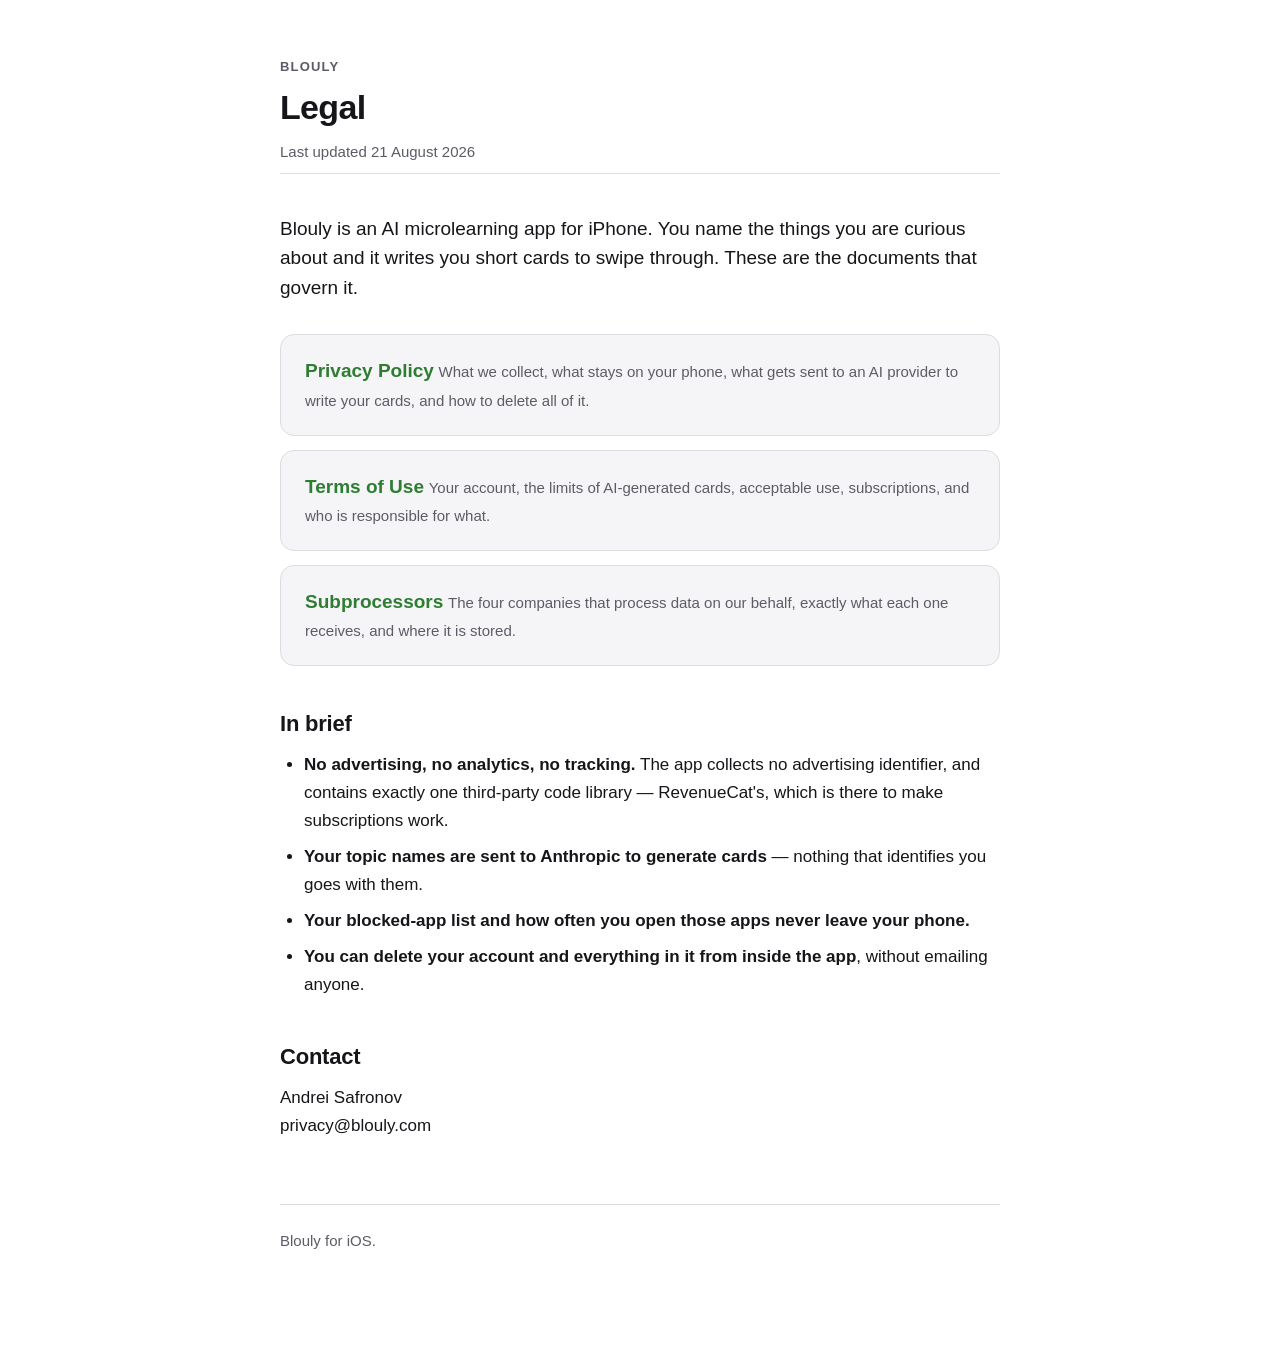
<file: index.html>
<!doctype html>
<html lang="en">
<head>
<meta charset="utf-8">
<meta name="viewport" content="width=device-width, initial-scale=1">
<title>Legal — Blouly</title>
<meta name="description" content="Privacy Policy, Terms of Use and subprocessor list for the Blouly iOS app.">
<link rel="stylesheet" href="style.css">
</head>
<body>

<header>
  <p class="eyebrow">Blouly</p>
  <h1>Legal</h1>
  <p class="meta">Last updated 21 August 2026</p>
</header>

<main>

<p class="lede">Blouly is an AI microlearning app for iPhone. You name the things you are curious
about and it writes you short cards to swipe through. These are the documents that govern it.</p>

<ul class="doc-list">
  <li>
    <a href="privacy.html">
      <span class="title">Privacy Policy</span>
      <span class="desc">What we collect, what stays on your phone, what gets sent to an AI provider
      to write your cards, and how to delete all of it.</span>
    </a>
  </li>
  <li>
    <a href="terms.html">
      <span class="title">Terms of Use</span>
      <span class="desc">Your account, the limits of AI-generated cards, acceptable use,
      subscriptions, and who is responsible for what.</span>
    </a>
  </li>
  <li>
    <a href="subprocessors.html">
      <span class="title">Subprocessors</span>
      <span class="desc">The four companies that process data on our behalf, exactly what each one
      receives, and where it is stored.</span>
    </a>
  </li>
</ul>

<h2>In brief</h2>

<ul>
  <li><strong>No advertising, no analytics, no tracking.</strong> The app collects no advertising
  identifier, and contains exactly one third-party code library — RevenueCat's, which is there to
  make subscriptions work.</li>
  <li><strong>Your topic names are sent to Anthropic to generate cards</strong> — nothing that
  identifies you goes with them.</li>
  <li><strong>Your blocked-app list and how often you open those apps never leave your phone.</strong></li>
  <li><strong>You can delete your account and everything in it from inside the app</strong>, without
  emailing anyone.</li>
</ul>

<h2>Contact</h2>

<p>Andrei Safronov<br>
privacy@blouly.com</p>

</main>

<footer>
  <p>Blouly for iOS.</p>
</footer>

</body>
</html>
</file>
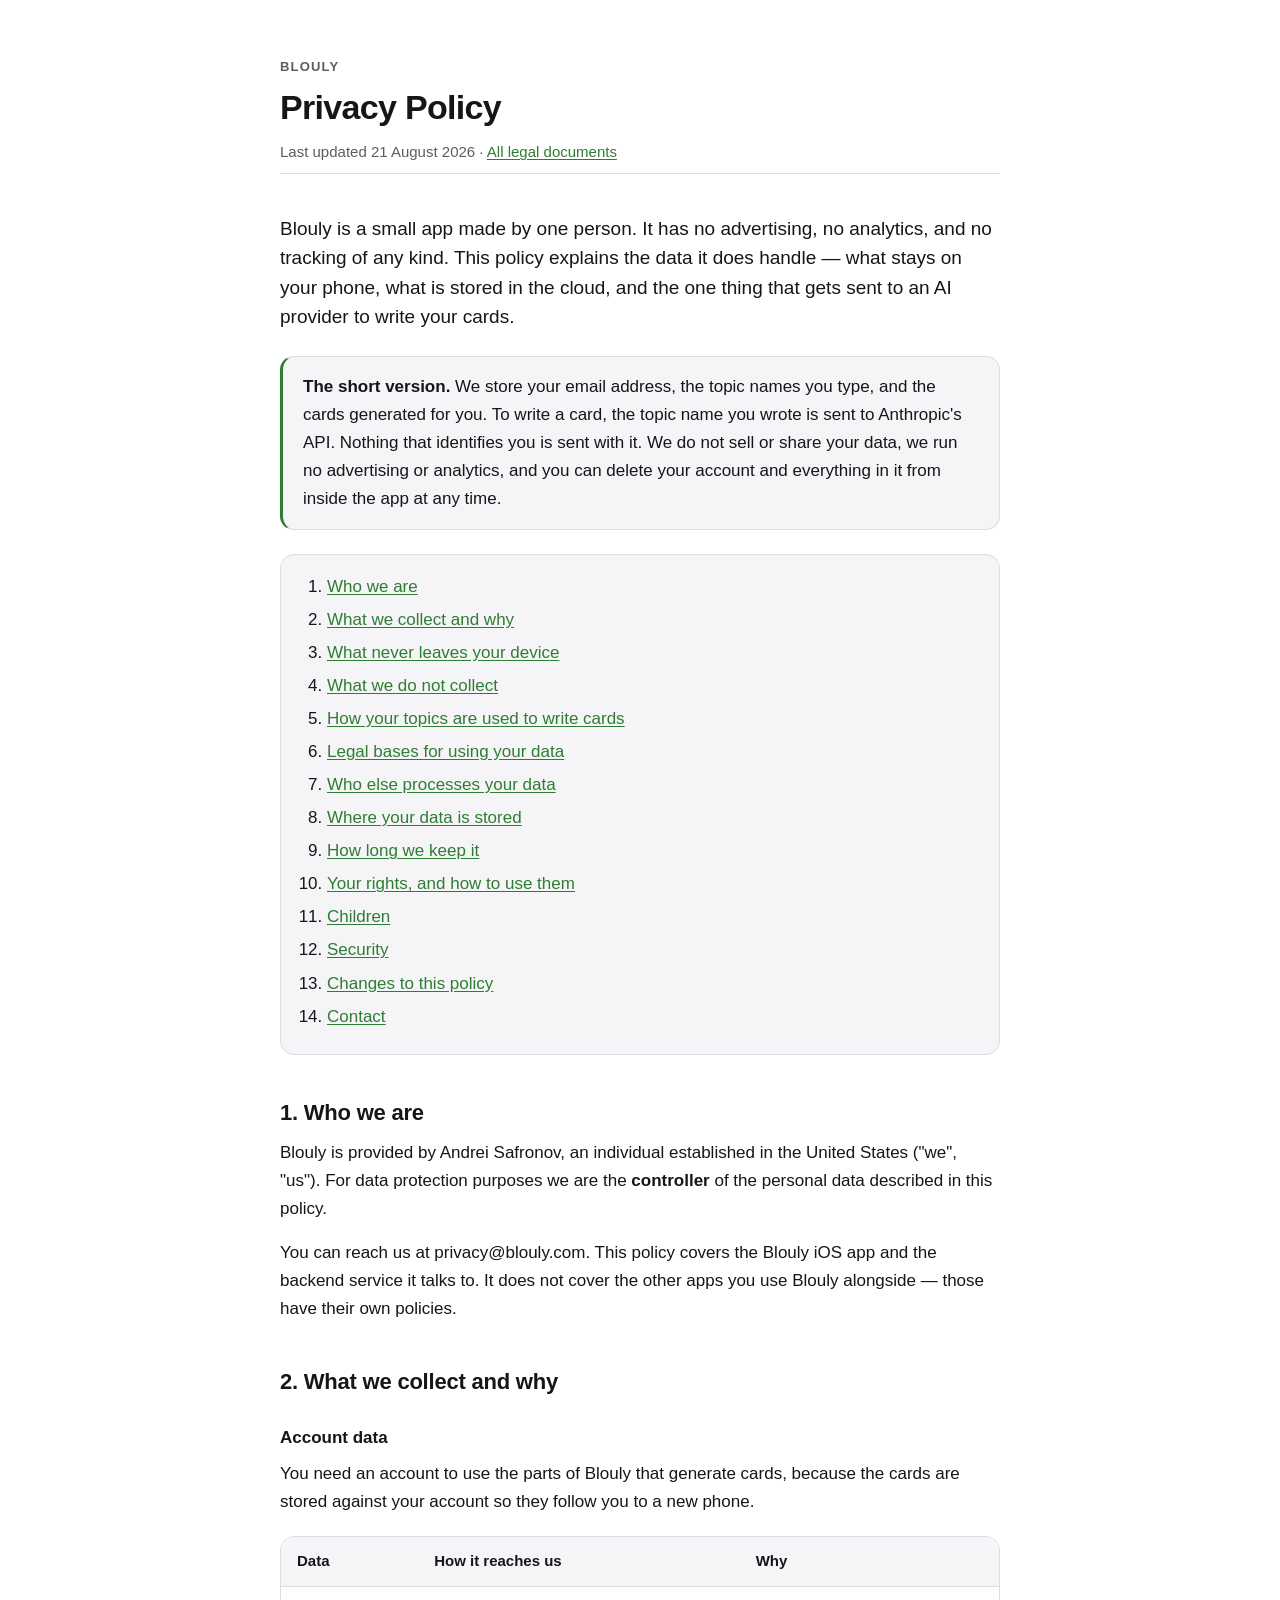
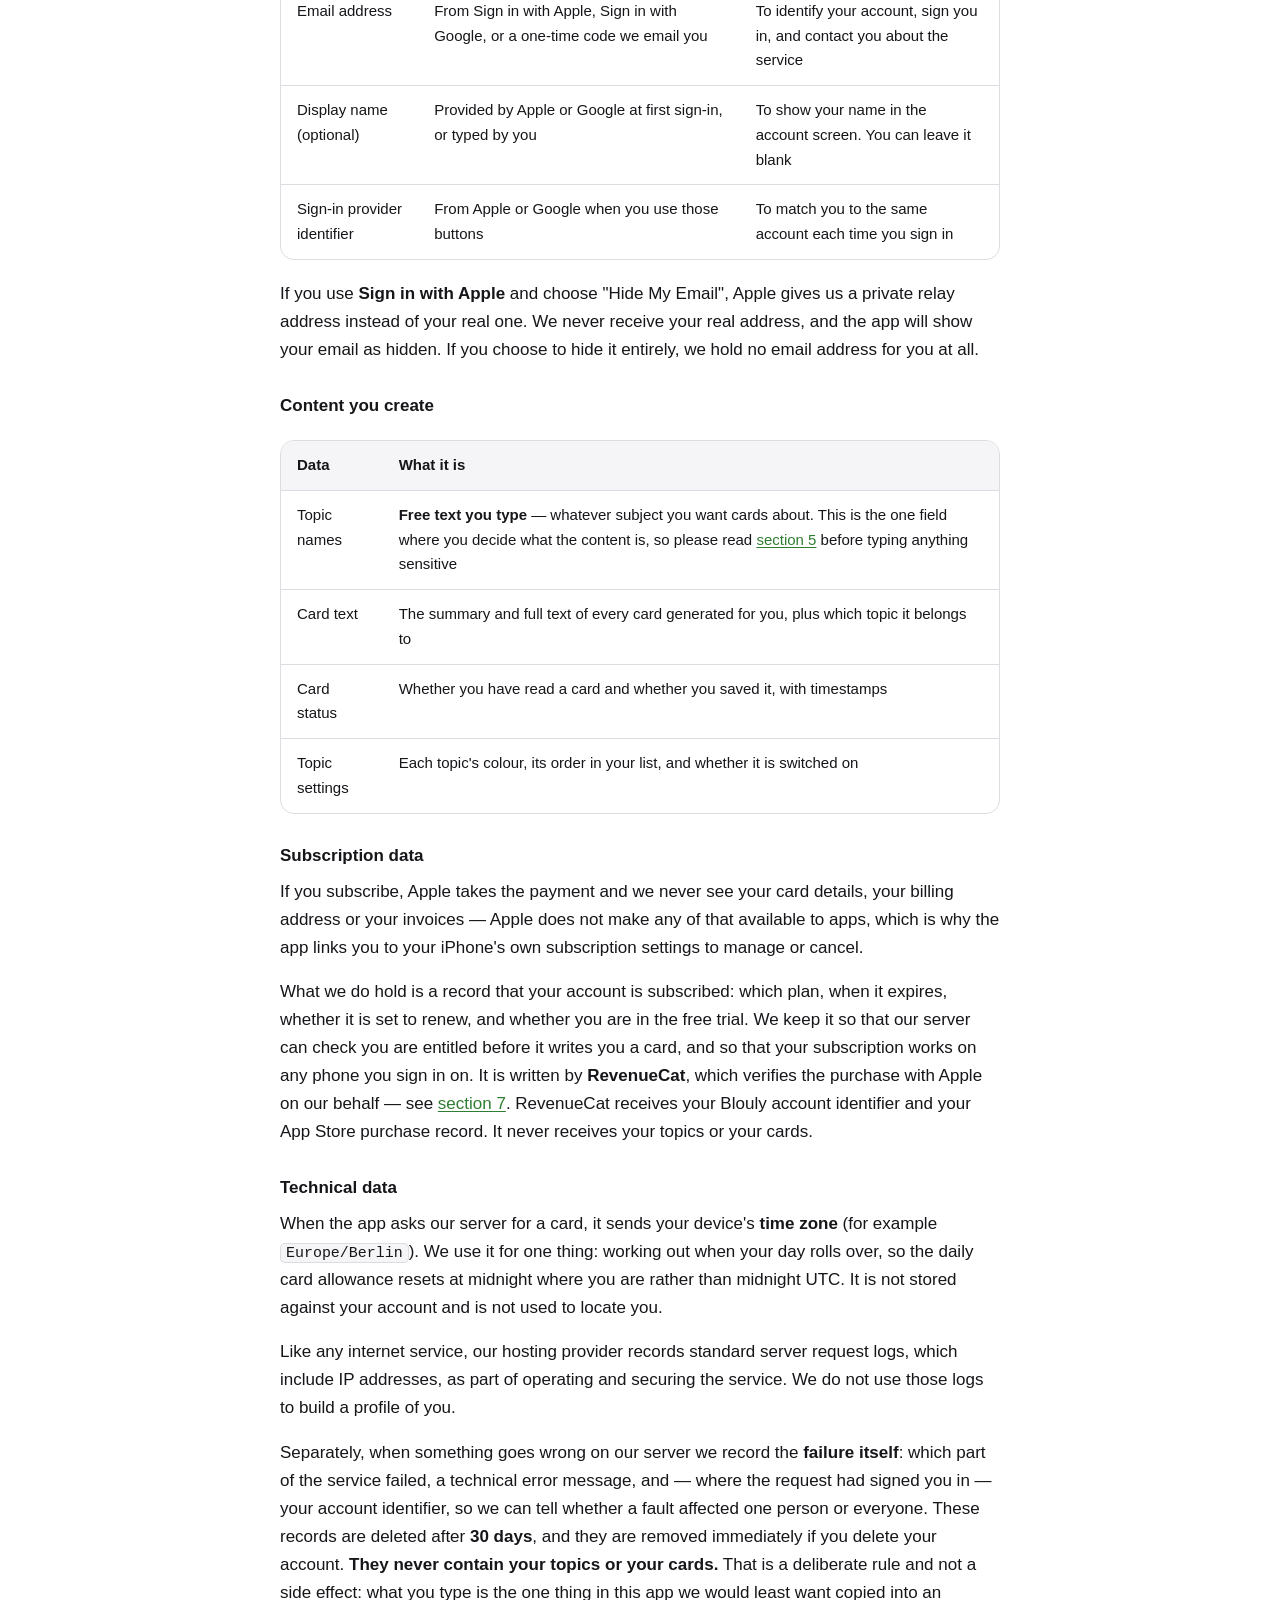
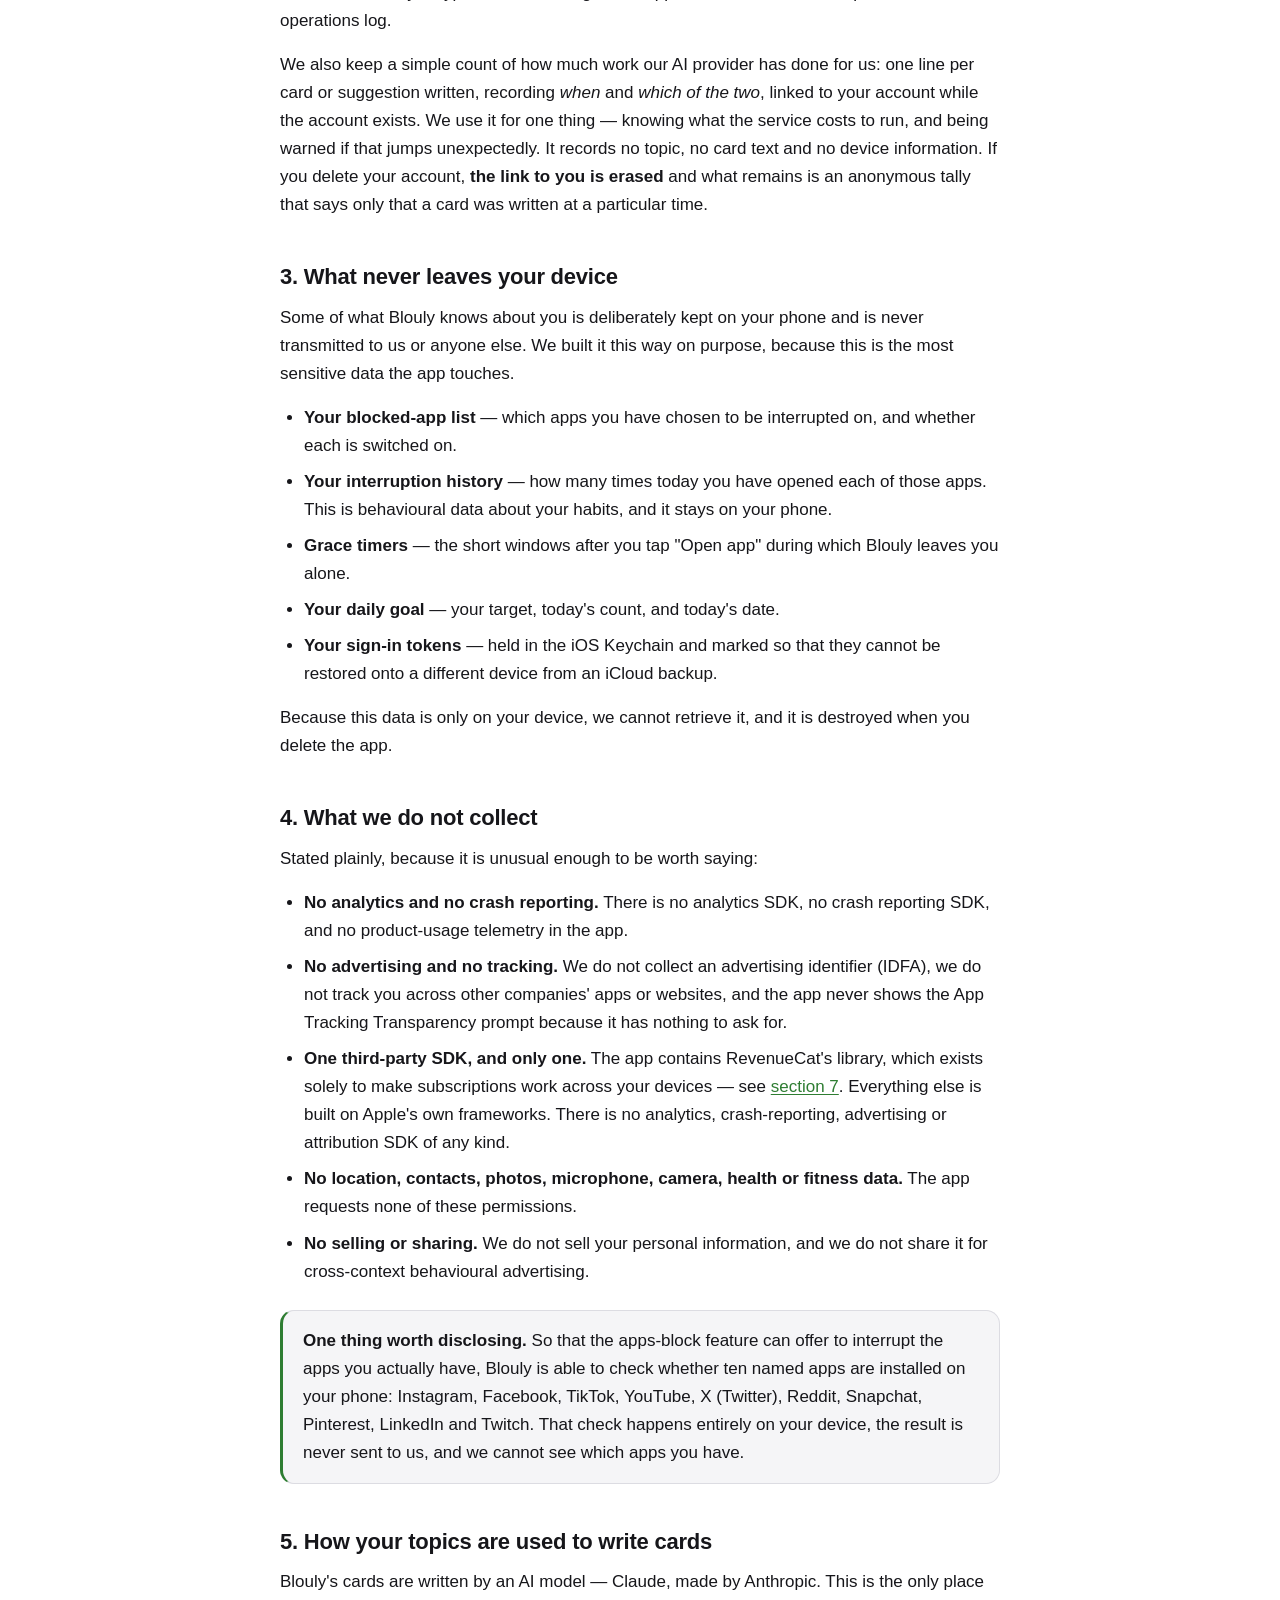
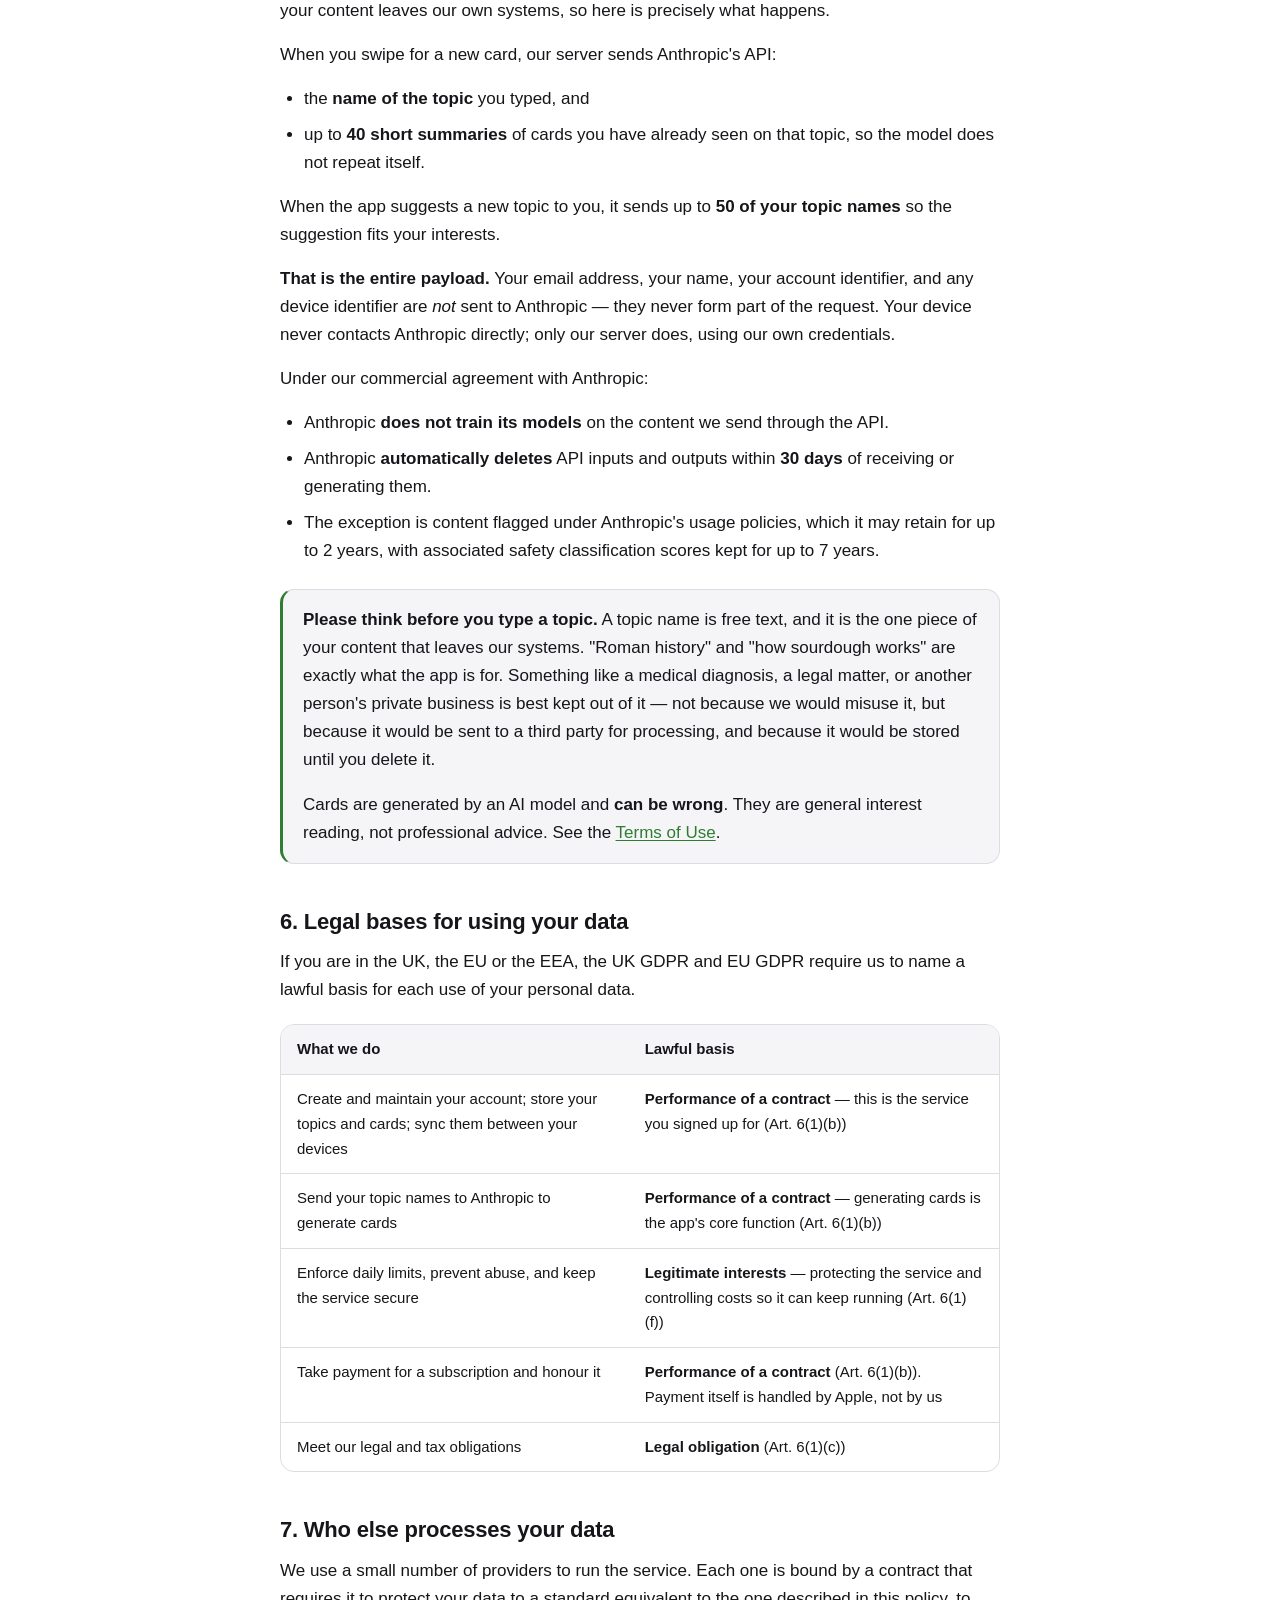
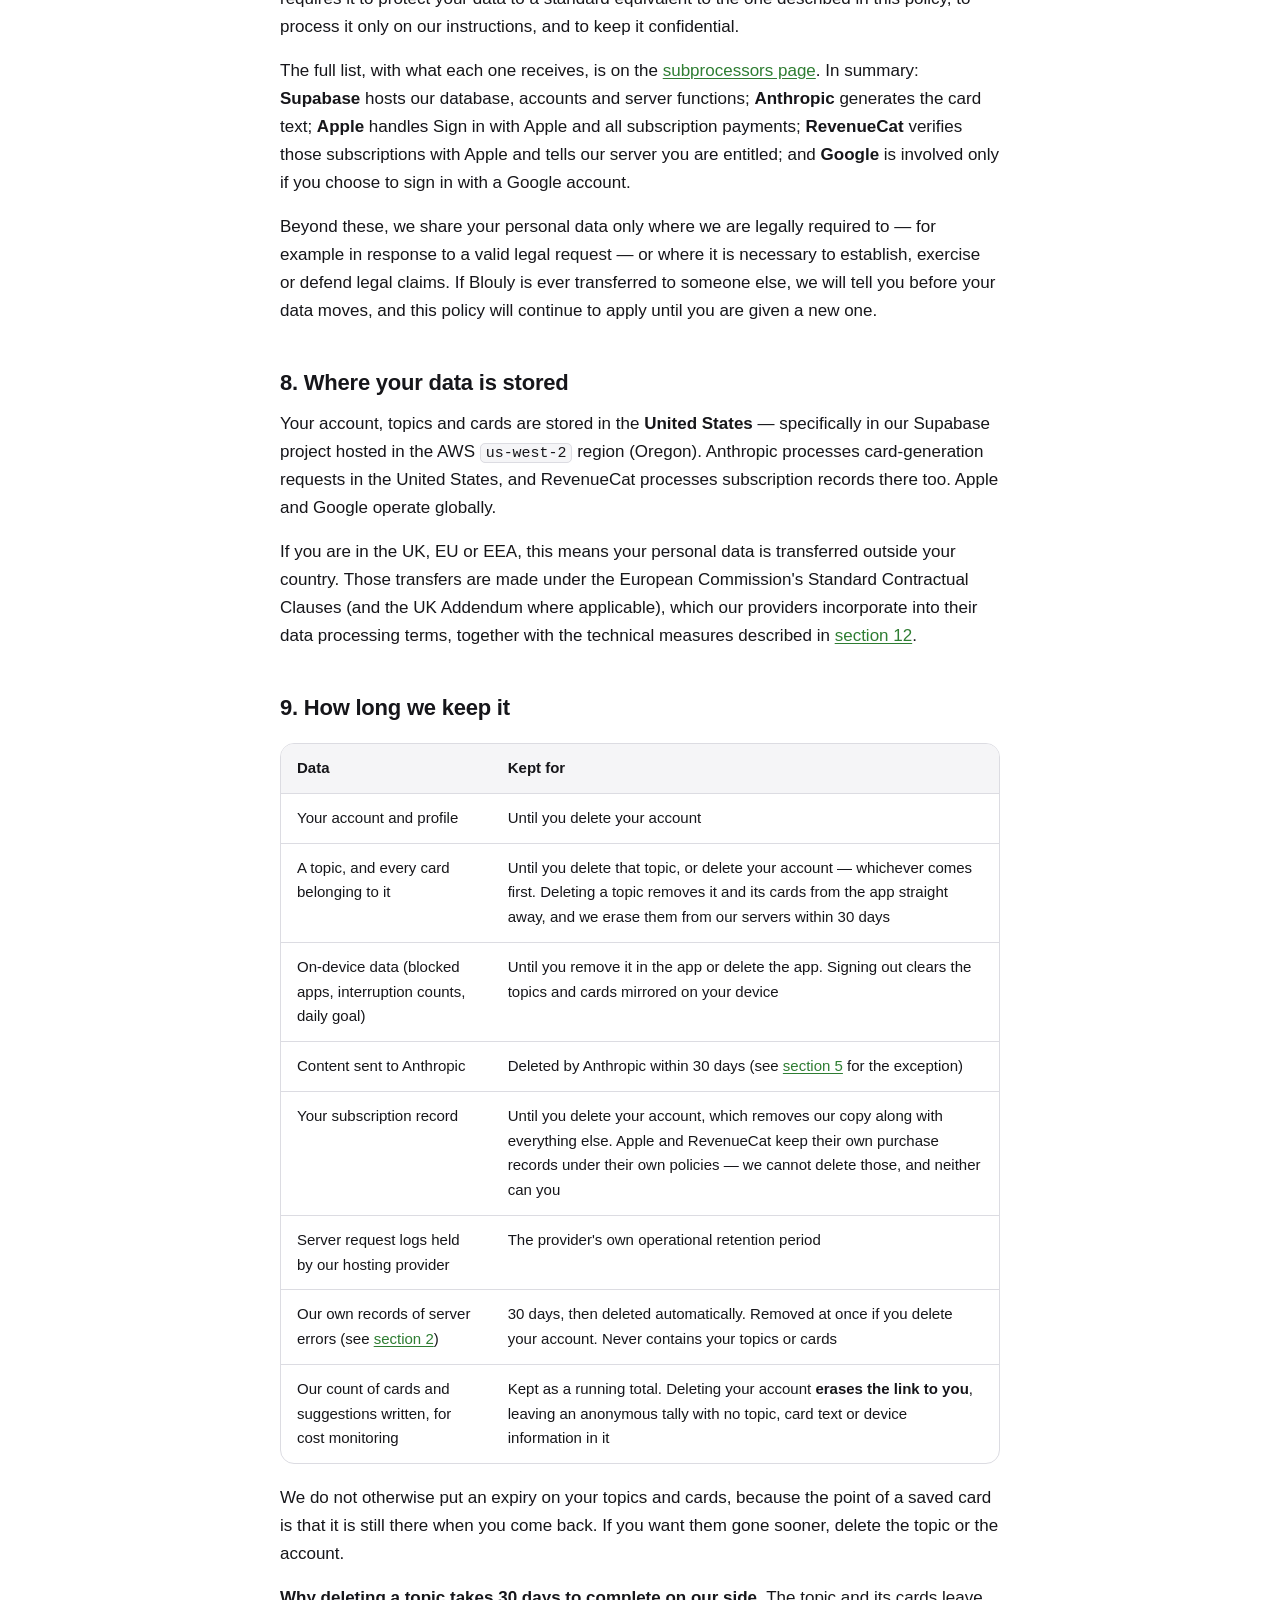
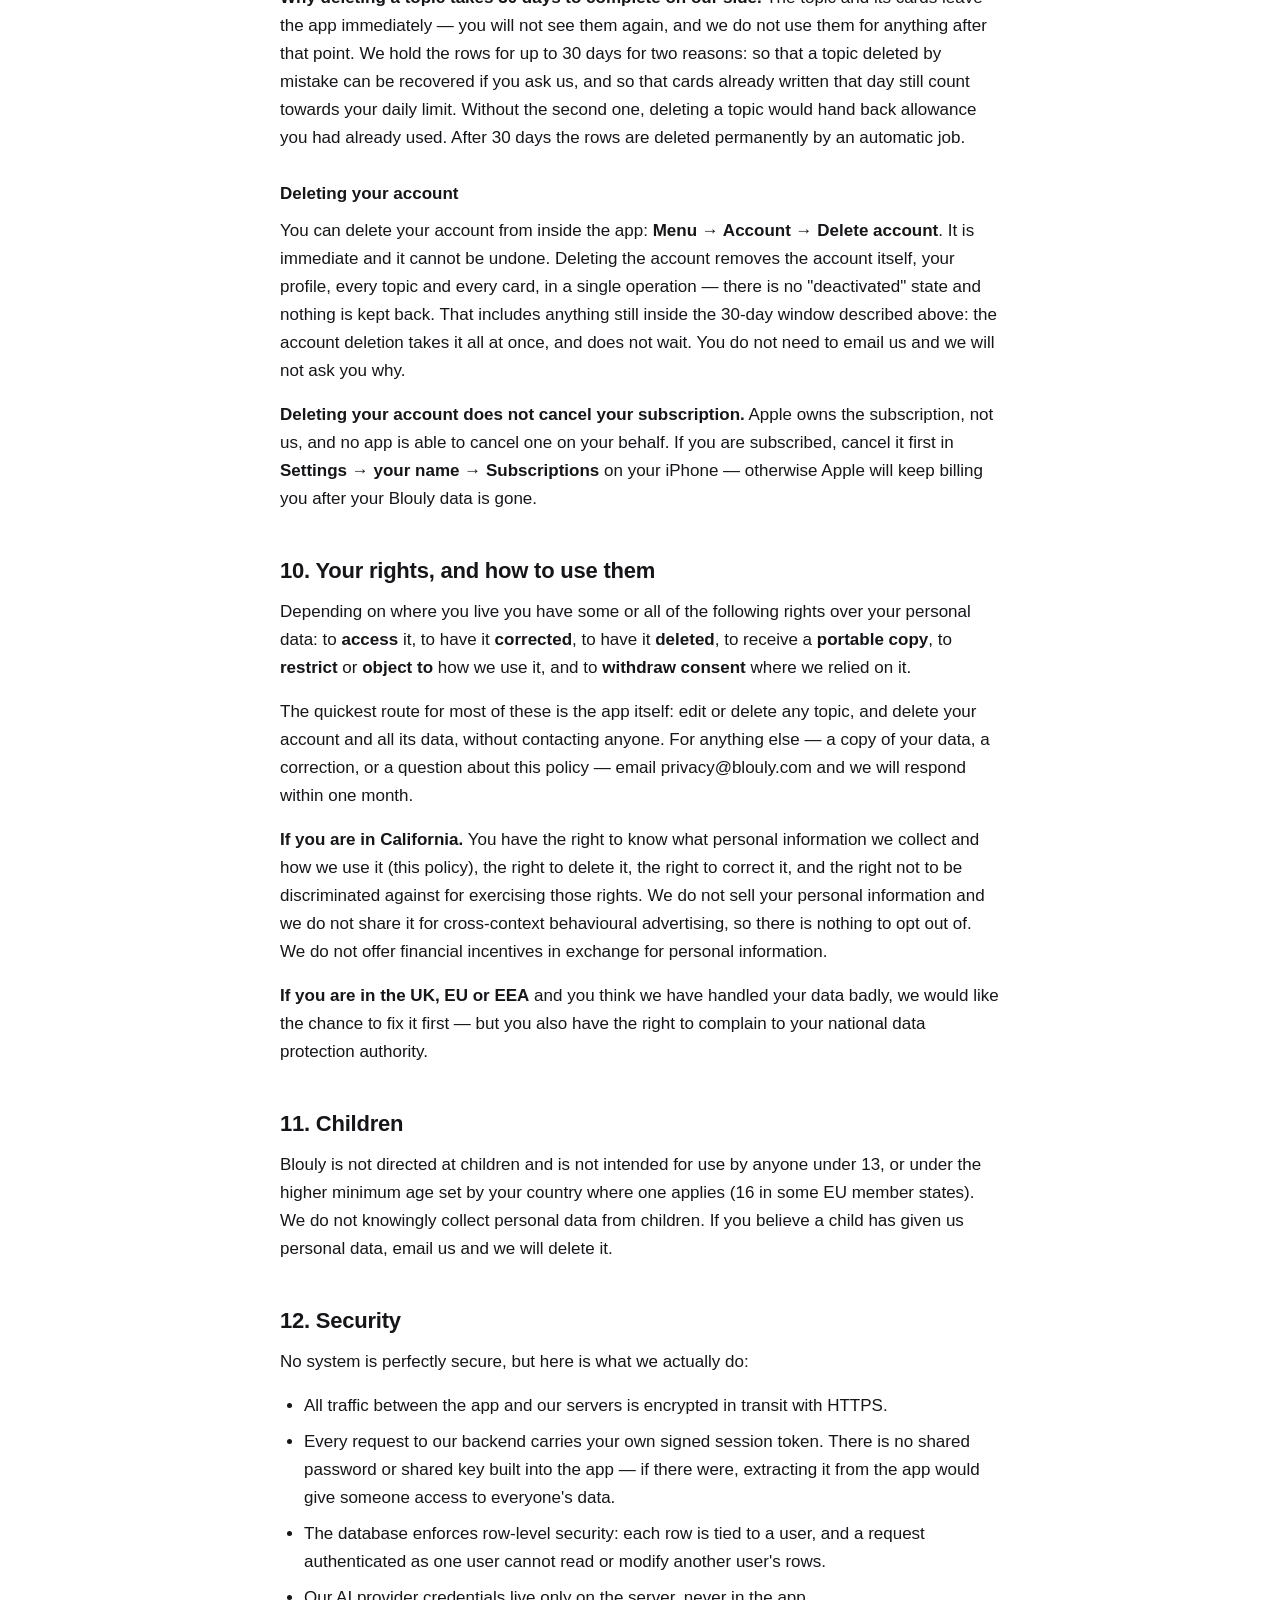
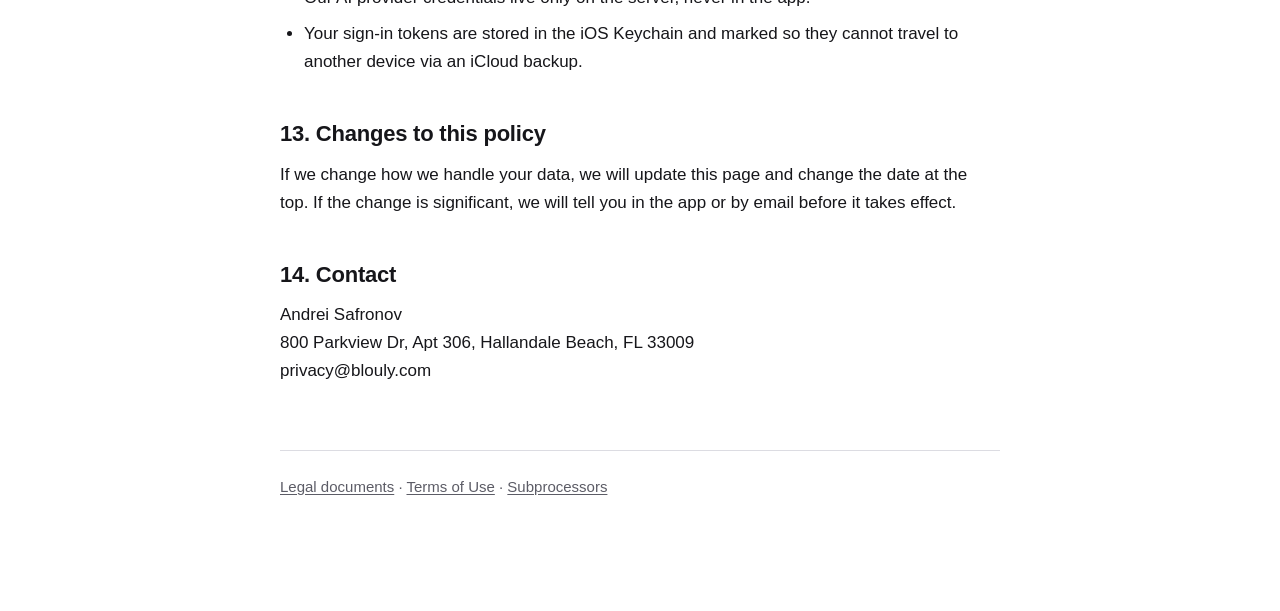
<file: privacy.html>
<!doctype html>
<html lang="en">
<head>
<meta charset="utf-8">
<meta name="viewport" content="width=device-width, initial-scale=1">
<title>Privacy Policy — Blouly</title>
<meta name="description" content="What Blouly collects, what stays on your device, who processes it, and how to delete it.">
<link rel="stylesheet" href="style.css">
</head>
<body>

<header>
  <p class="eyebrow">Blouly</p>
  <h1>Privacy Policy</h1>
  <p class="meta">Last updated 21 August 2026 · <a href="index.html">All legal documents</a></p>
</header>

<main>

<p class="lede">Blouly is a small app made by one person. It has no advertising, no analytics,
and no tracking of any kind. This policy explains the data it does handle — what stays on your phone,
what is stored in the cloud, and the one thing that gets sent to an AI provider to write your cards.</p>

<div class="note">
  <p><strong>The short version.</strong> We store your email address, the topic names you type, and
  the cards generated for you. To write a card, the topic name you wrote is sent to Anthropic's API.
  Nothing that identifies you is sent with it. We do not sell or share your data, we run no
  advertising or analytics, and you can delete your account and everything in it from inside the
  app at any time.</p>
</div>

<div class="toc">
  <ol>
    <li><a href="#who-we-are">Who we are</a></li>
    <li><a href="#what-we-collect">What we collect and why</a></li>
    <li><a href="#on-device">What never leaves your device</a></li>
    <li><a href="#what-we-dont">What we do not collect</a></li>
    <li><a href="#ai">How your topics are used to write cards</a></li>
    <li><a href="#legal-bases">Legal bases for using your data</a></li>
    <li><a href="#who-processes">Who else processes your data</a></li>
    <li><a href="#transfers">Where your data is stored</a></li>
    <li><a href="#retention">How long we keep it</a></li>
    <li><a href="#rights">Your rights, and how to use them</a></li>
    <li><a href="#children">Children</a></li>
    <li><a href="#security">Security</a></li>
    <li><a href="#changes">Changes to this policy</a></li>
    <li><a href="#contact">Contact</a></li>
  </ol>
</div>

<h2 id="who-we-are">1. Who we are</h2>

<p>Blouly is provided by Andrei Safronov, an individual
established in the United States ("we", "us"). For data protection purposes we
are the <strong>controller</strong> of the personal data described in this policy.</p>

<p>You can reach us at privacy@blouly.com. This policy covers the
Blouly iOS app and the backend service it talks to. It does not cover the other apps you use
Blouly alongside — those have their own policies.</p>

<h2 id="what-we-collect">2. What we collect and why</h2>

<h3>Account data</h3>

<p>You need an account to use the parts of Blouly that generate cards, because the cards are
stored against your account so they follow you to a new phone.</p>

<div class="table-wrap">
<table>
  <thead>
    <tr><th>Data</th><th>How it reaches us</th><th>Why</th></tr>
  </thead>
  <tbody>
    <tr>
      <td>Email address</td>
      <td>From Sign in with Apple, Sign in with Google, or a one-time code we email you</td>
      <td>To identify your account, sign you in, and contact you about the service</td>
    </tr>
    <tr>
      <td>Display name (optional)</td>
      <td>Provided by Apple or Google at first sign-in, or typed by you</td>
      <td>To show your name in the account screen. You can leave it blank</td>
    </tr>
    <tr>
      <td>Sign-in provider identifier</td>
      <td>From Apple or Google when you use those buttons</td>
      <td>To match you to the same account each time you sign in</td>
    </tr>
  </tbody>
</table>
</div>

<p>If you use <strong>Sign in with Apple</strong> and choose "Hide My Email", Apple gives us a private
relay address instead of your real one. We never receive your real address, and the app will show
your email as hidden. If you choose to hide it entirely, we hold no email address for you at all.</p>

<h3>Content you create</h3>

<div class="table-wrap">
<table>
  <thead>
    <tr><th>Data</th><th>What it is</th></tr>
  </thead>
  <tbody>
    <tr>
      <td>Topic names</td>
      <td><strong>Free text you type</strong> — whatever subject you want cards about. This is the
      one field where you decide what the content is, so please read
      <a href="#ai">section 5</a> before typing anything sensitive</td>
    </tr>
    <tr>
      <td>Card text</td>
      <td>The summary and full text of every card generated for you, plus which topic it belongs to</td>
    </tr>
    <tr>
      <td>Card status</td>
      <td>Whether you have read a card and whether you saved it, with timestamps</td>
    </tr>
    <tr>
      <td>Topic settings</td>
      <td>Each topic's colour, its order in your list, and whether it is switched on</td>
    </tr>
  </tbody>
</table>
</div>

<h3>Subscription data</h3>

<p>If you subscribe, Apple takes the payment and we never see your card details, your billing address
or your invoices — Apple does not make any of that available to apps, which is why the app links you
to your iPhone's own subscription settings to manage or cancel.</p>

<p>What we do hold is a record that your account is subscribed: which plan, when it expires, whether
it is set to renew, and whether you are in the free trial. We keep it so that our server can check
you are entitled before it writes you a card, and so that your subscription works on any phone you
sign in on. It is written by <strong>RevenueCat</strong>, which verifies the purchase with Apple on
our behalf — see <a href="#who-processes">section 7</a>. RevenueCat receives your Blouly account
identifier and your App Store purchase record. It never receives your topics or your cards.</p>

<h3>Technical data</h3>

<p>When the app asks our server for a card, it sends your device's <strong>time zone</strong> (for
example <code>Europe/Berlin</code>). We use it for one thing: working out when your day rolls over,
so the daily card allowance resets at midnight where you are rather than midnight UTC. It is not
stored against your account and is not used to locate you.</p>

<p>Like any internet service, our hosting provider records standard server request logs, which
include IP addresses, as part of operating and securing the service. We do not use those logs to
build a profile of you.</p>

<p>Separately, when something goes wrong on our server we record the <strong>failure itself</strong>:
which part of the service failed, a technical error message, and — where the request had signed you
in — your account identifier, so we can tell whether a fault affected one person or everyone. These
records are deleted after <strong>30 days</strong>, and they are removed immediately if you delete
your account. <strong>They never contain your topics or your cards.</strong> That is a deliberate
rule and not a side effect: what you type is the one thing in this app we would least want copied
into an operations log.</p>

<p>We also keep a simple count of how much work our AI provider has done for us: one line per card or
suggestion written, recording <em>when</em> and <em>which of the two</em>, linked to your account
while the account exists. We use it for one thing — knowing what the service costs to run, and being
warned if that jumps unexpectedly. It records no topic, no card text and no device information. If
you delete your account, <strong>the link to you is erased</strong> and what remains is an anonymous
tally that says only that a card was written at a particular time.</p>

<h2 id="on-device">3. What never leaves your device</h2>

<p>Some of what Blouly knows about you is deliberately kept on your phone and is never
transmitted to us or anyone else. We built it this way on purpose, because this is the most sensitive
data the app touches.</p>

<ul>
  <li><strong>Your blocked-app list</strong> — which apps you have chosen to be interrupted on, and
  whether each is switched on.</li>
  <li><strong>Your interruption history</strong> — how many times today you have opened each of those
  apps. This is behavioural data about your habits, and it stays on your phone.</li>
  <li><strong>Grace timers</strong> — the short windows after you tap "Open app" during which
  Blouly leaves you alone.</li>
  <li><strong>Your daily goal</strong> — your target, today's count, and today's date.</li>
  <li><strong>Your sign-in tokens</strong> — held in the iOS Keychain and marked so that they cannot
  be restored onto a different device from an iCloud backup.</li>
</ul>

<p>Because this data is only on your device, we cannot retrieve it, and it is destroyed when you
delete the app.</p>

<h2 id="what-we-dont">4. What we do not collect</h2>

<p>Stated plainly, because it is unusual enough to be worth saying:</p>

<ul>
  <li><strong>No analytics and no crash reporting.</strong> There is no analytics SDK, no crash
  reporting SDK, and no product-usage telemetry in the app.</li>
  <li><strong>No advertising and no tracking.</strong> We do not collect an advertising identifier
  (IDFA), we do not track you across other companies' apps or websites, and the app never shows the
  App Tracking Transparency prompt because it has nothing to ask for.</li>
  <li><strong>One third-party SDK, and only one.</strong> The app contains RevenueCat's library,
  which exists solely to make subscriptions work across your devices — see
  <a href="#who-processes">section 7</a>. Everything else is built on Apple's own frameworks. There
  is no analytics, crash-reporting, advertising or attribution SDK of any kind.</li>
  <li><strong>No location, contacts, photos, microphone, camera, health or fitness data.</strong>
  The app requests none of these permissions.</li>
  <li><strong>No selling or sharing.</strong> We do not sell your personal information, and we do not
  share it for cross-context behavioural advertising.</li>
</ul>

<div class="note">
  <p><strong>One thing worth disclosing.</strong> So that the apps-block feature can offer to
  interrupt the apps you actually have, Blouly is able to check whether ten named apps are
  installed on your phone: Instagram, Facebook, TikTok, YouTube, X (Twitter), Reddit, Snapchat,
  Pinterest, LinkedIn and Twitch. That check happens entirely on your device, the result is never
  sent to us, and we cannot see which apps you have.</p>
</div>

<h2 id="ai">5. How your topics are used to write cards</h2>

<p>Blouly's cards are written by an AI model — Claude, made by Anthropic. This is the only place
your content leaves our own systems, so here is precisely what happens.</p>

<p>When you swipe for a new card, our server sends Anthropic's API:</p>

<ul>
  <li>the <strong>name of the topic</strong> you typed, and</li>
  <li>up to <strong>40 short summaries</strong> of cards you have already seen on that topic, so the
  model does not repeat itself.</li>
</ul>

<p>When the app suggests a new topic to you, it sends up to <strong>50 of your topic names</strong>
so the suggestion fits your interests.</p>

<p><strong>That is the entire payload.</strong> Your email address, your name, your account
identifier, and any device identifier are <em>not</em> sent to Anthropic — they never form part of
the request. Your device never contacts Anthropic directly; only our server does, using our own
credentials.</p>

<p>Under our commercial agreement with Anthropic:</p>

<ul>
  <li>Anthropic <strong>does not train its models</strong> on the content we send through the API.</li>
  <li>Anthropic <strong>automatically deletes</strong> API inputs and outputs within
  <strong>30 days</strong> of receiving or generating them.</li>
  <li>The exception is content flagged under Anthropic's usage policies, which it may retain for up
  to 2 years, with associated safety classification scores kept for up to 7 years.</li>
</ul>

<div class="note">
  <p><strong>Please think before you type a topic.</strong> A topic name is free text, and it is the
  one piece of your content that leaves our systems. "Roman history" and "how sourdough works" are
  exactly what the app is for. Something like a medical diagnosis, a legal matter, or another
  person's private business is best kept out of it — not because we would misuse it, but because it
  would be sent to a third party for processing, and because it would be stored until you delete it.</p>
  <p>Cards are generated by an AI model and <strong>can be wrong</strong>. They are general interest
  reading, not professional advice. See the <a href="terms.html#ai-content">Terms of Use</a>.</p>
</div>

<h2 id="legal-bases">6. Legal bases for using your data</h2>

<p>If you are in the UK, the EU or the EEA, the UK GDPR and EU GDPR require us to name a lawful basis
for each use of your personal data.</p>

<div class="table-wrap">
<table>
  <thead>
    <tr><th>What we do</th><th>Lawful basis</th></tr>
  </thead>
  <tbody>
    <tr>
      <td>Create and maintain your account; store your topics and cards; sync them between your
      devices</td>
      <td><strong>Performance of a contract</strong> — this is the service you signed up for
      (Art. 6(1)(b))</td>
    </tr>
    <tr>
      <td>Send your topic names to Anthropic to generate cards</td>
      <td><strong>Performance of a contract</strong> — generating cards is the app's core function
      (Art. 6(1)(b))</td>
    </tr>
    <tr>
      <td>Enforce daily limits, prevent abuse, and keep the service secure</td>
      <td><strong>Legitimate interests</strong> — protecting the service and controlling costs so it
      can keep running (Art. 6(1)(f))</td>
    </tr>
    <tr>
      <td>Take payment for a subscription and honour it</td>
      <td><strong>Performance of a contract</strong> (Art. 6(1)(b)). Payment itself is handled by
      Apple, not by us</td>
    </tr>
    <tr>
      <td>Meet our legal and tax obligations</td>
      <td><strong>Legal obligation</strong> (Art. 6(1)(c))</td>
    </tr>
  </tbody>
</table>
</div>

<h2 id="who-processes">7. Who else processes your data</h2>

<p>We use a small number of providers to run the service. Each one is bound by a contract that
requires it to protect your data to a standard equivalent to the one described in this policy, to
process it only on our instructions, and to keep it confidential.</p>

<p>The full list, with what each one receives, is on the
<a href="subprocessors.html">subprocessors page</a>. In summary: <strong>Supabase</strong> hosts our
database, accounts and server functions; <strong>Anthropic</strong> generates the card text;
<strong>Apple</strong> handles Sign in with Apple and all subscription payments;
<strong>RevenueCat</strong> verifies those subscriptions with Apple and tells our server you are
entitled; and <strong>Google</strong> is involved only if you choose to sign in with a Google
account.</p>

<p>Beyond these, we share your personal data only where we are legally required to — for example in
response to a valid legal request — or where it is necessary to establish, exercise or defend legal
claims. If Blouly is ever transferred to someone else, we will tell you before your data moves,
and this policy will continue to apply until you are given a new one.</p>

<h2 id="transfers">8. Where your data is stored</h2>

<p>Your account, topics and cards are stored in the <strong>United States</strong> — specifically in
our Supabase project hosted in the AWS <code>us-west-2</code> region (Oregon). Anthropic processes
card-generation requests in the United States, and RevenueCat processes subscription records there
too. Apple and Google operate globally.</p>

<p>If you are in the UK, EU or EEA, this means your personal data is transferred outside your
country. Those transfers are made under the European Commission's Standard Contractual Clauses (and
the UK Addendum where applicable), which our providers incorporate into their data processing terms,
together with the technical measures described in <a href="#security">section 12</a>.</p>

<h2 id="retention">9. How long we keep it</h2>

<div class="table-wrap">
<table>
  <thead>
    <tr><th>Data</th><th>Kept for</th></tr>
  </thead>
  <tbody>
    <tr>
      <td>Your account and profile</td>
      <td>Until you delete your account</td>
    </tr>
    <tr>
      <td>A topic, and every card belonging to it</td>
      <td>Until you delete that topic, or delete your account — whichever comes first. Deleting a
      topic removes it and its cards from the app straight away, and we erase them from our servers
      within 30 days</td>
    </tr>
    <tr>
      <td>On-device data (blocked apps, interruption counts, daily goal)</td>
      <td>Until you remove it in the app or delete the app. Signing out clears the topics and cards
      mirrored on your device</td>
    </tr>
    <tr>
      <td>Content sent to Anthropic</td>
      <td>Deleted by Anthropic within 30 days (see <a href="#ai">section 5</a> for the exception)</td>
    </tr>
    <tr>
      <td>Your subscription record</td>
      <td>Until you delete your account, which removes our copy along with everything else. Apple and
      RevenueCat keep their own purchase records under their own policies — we cannot delete those,
      and neither can you</td>
    </tr>
    <tr>
      <td>Server request logs held by our hosting provider</td>
      <td>The provider's own operational retention period</td>
    </tr>
    <tr>
      <td>Our own records of server errors (see <a href="#what-we-collect">section 2</a>)</td>
      <td>30 days, then deleted automatically. Removed at once if you delete your account. Never
      contains your topics or cards</td>
    </tr>
    <tr>
      <td>Our count of cards and suggestions written, for cost monitoring</td>
      <td>Kept as a running total. Deleting your account <strong>erases the link to you</strong>,
      leaving an anonymous tally with no topic, card text or device information in it</td>
    </tr>
  </tbody>
</table>
</div>

<p>We do not otherwise put an expiry on your topics and cards, because the point of a saved card is
that it is still there when you come back. If you want them gone sooner, delete the topic or the
account.</p>

<p><strong>Why deleting a topic takes 30 days to complete on our side.</strong> The topic and its
cards leave the app immediately — you will not see them again, and we do not use them for anything
after that point. We hold the rows for up to 30 days for two reasons: so that a topic deleted by
mistake can be recovered if you ask us, and so that cards already written that day still count
towards your daily limit. Without the second one, deleting a topic would hand back allowance you
had already used. After 30 days the rows are deleted permanently by an automatic job.</p>

<h3>Deleting your account</h3>

<p>You can delete your account from inside the app: <strong>Menu → Account → Delete account</strong>.
It is immediate and it cannot be undone. Deleting the account removes the account itself, your
profile, every topic and every card, in a single operation — there is no "deactivated" state and
nothing is kept back. That includes anything still inside the 30-day window described above: the
account deletion takes it all at once, and does not wait. You do not need to email us and we will
not ask you why.</p>

<p><strong>Deleting your account does not cancel your subscription.</strong> Apple owns the
subscription, not us, and no app is able to cancel one on your behalf. If you are subscribed, cancel
it first in <strong>Settings → your name → Subscriptions</strong> on your iPhone — otherwise Apple
will keep billing you after your Blouly data is gone.</p>

<h2 id="rights">10. Your rights, and how to use them</h2>

<p>Depending on where you live you have some or all of the following rights over your personal data:
to <strong>access</strong> it, to have it <strong>corrected</strong>, to have it
<strong>deleted</strong>, to receive a <strong>portable copy</strong>, to
<strong>restrict</strong> or <strong>object to</strong> how we use it, and to
<strong>withdraw consent</strong> where we relied on it.</p>

<p>The quickest route for most of these is the app itself: edit or delete any topic, and delete your
account and all its data, without contacting anyone. For anything else — a copy of your data, a
correction, or a question about this policy — email privacy@blouly.com and
we will respond within one month.</p>

<p><strong>If you are in California.</strong> You have the right to know what personal information we
collect and how we use it (this policy), the right to delete it, the right to correct it, and the
right not to be discriminated against for exercising those rights. We do not sell your personal
information and we do not share it for cross-context behavioural advertising, so there is nothing to
opt out of. We do not offer financial incentives in exchange for personal information.</p>

<p><strong>If you are in the UK, EU or EEA</strong> and you think we have handled your data badly, we
would like the chance to fix it first — but you also have the right to complain to your national data
protection authority.</p>

<h2 id="children">11. Children</h2>

<p>Blouly is not directed at children and is not intended for use by anyone under 13, or under
the higher minimum age set by your country where one applies (16 in some EU member states). We do not
knowingly collect personal data from children. If you believe a child has given us personal data,
email us and we will delete it.</p>

<h2 id="security">12. Security</h2>

<p>No system is perfectly secure, but here is what we actually do:</p>

<ul>
  <li>All traffic between the app and our servers is encrypted in transit with HTTPS.</li>
  <li>Every request to our backend carries your own signed session token. There is no shared
  password or shared key built into the app — if there were, extracting it from the app would give
  someone access to everyone's data.</li>
  <li>The database enforces row-level security: each row is tied to a user, and a request
  authenticated as one user cannot read or modify another user's rows.</li>
  <li>Our AI provider credentials live only on the server, never in the app.</li>
  <li>Your sign-in tokens are stored in the iOS Keychain and marked so they cannot travel to another
  device via an iCloud backup.</li>
</ul>

<h2 id="changes">13. Changes to this policy</h2>

<p>If we change how we handle your data, we will update this page and change the date at the top. If
the change is significant, we will tell you in the app or by email before it takes effect.</p>

<h2 id="contact">14. Contact</h2>

<p>Andrei Safronov<br>
800 Parkview Dr, Apt 306, Hallandale Beach, FL 33009<br>
privacy@blouly.com</p>

</main>

<footer>
  <p><a href="index.html">Legal documents</a> · <a href="terms.html">Terms of Use</a> ·
  <a href="subprocessors.html">Subprocessors</a></p>
</footer>

</body>
</html>
</file>
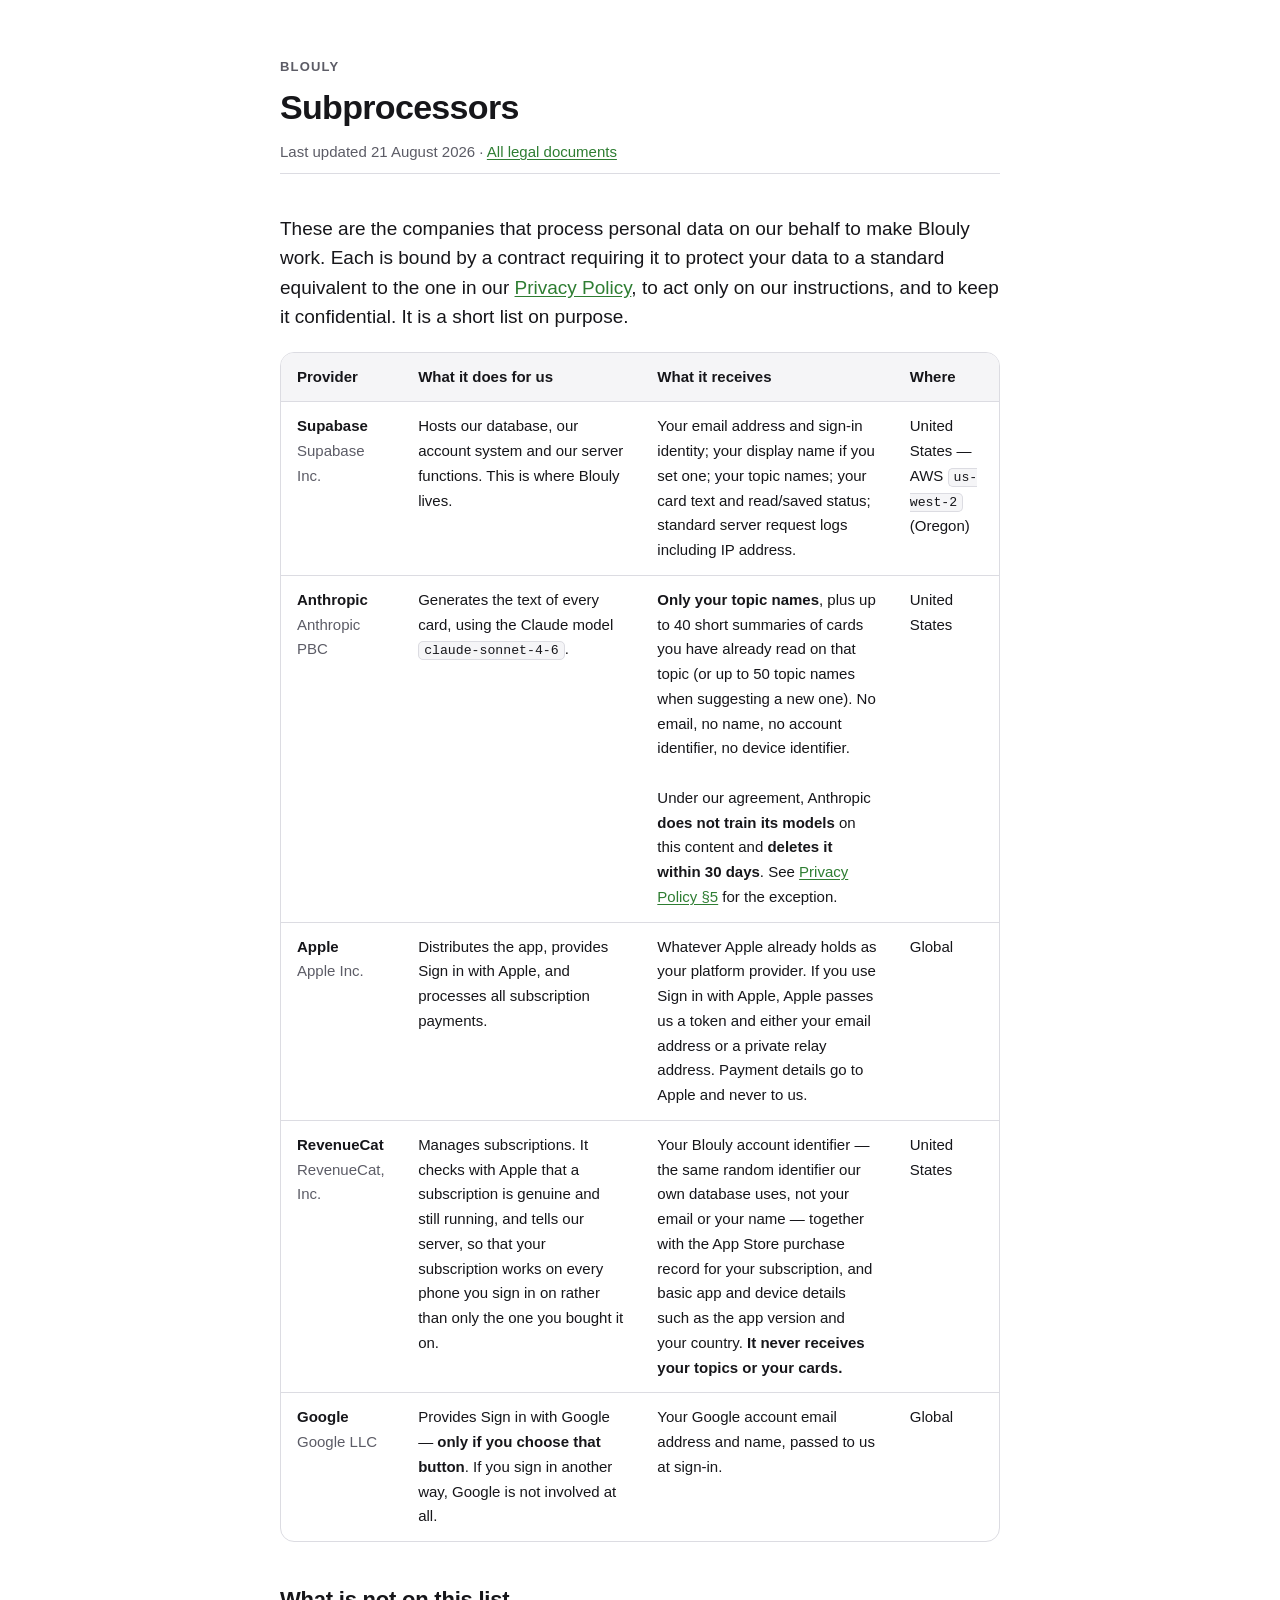
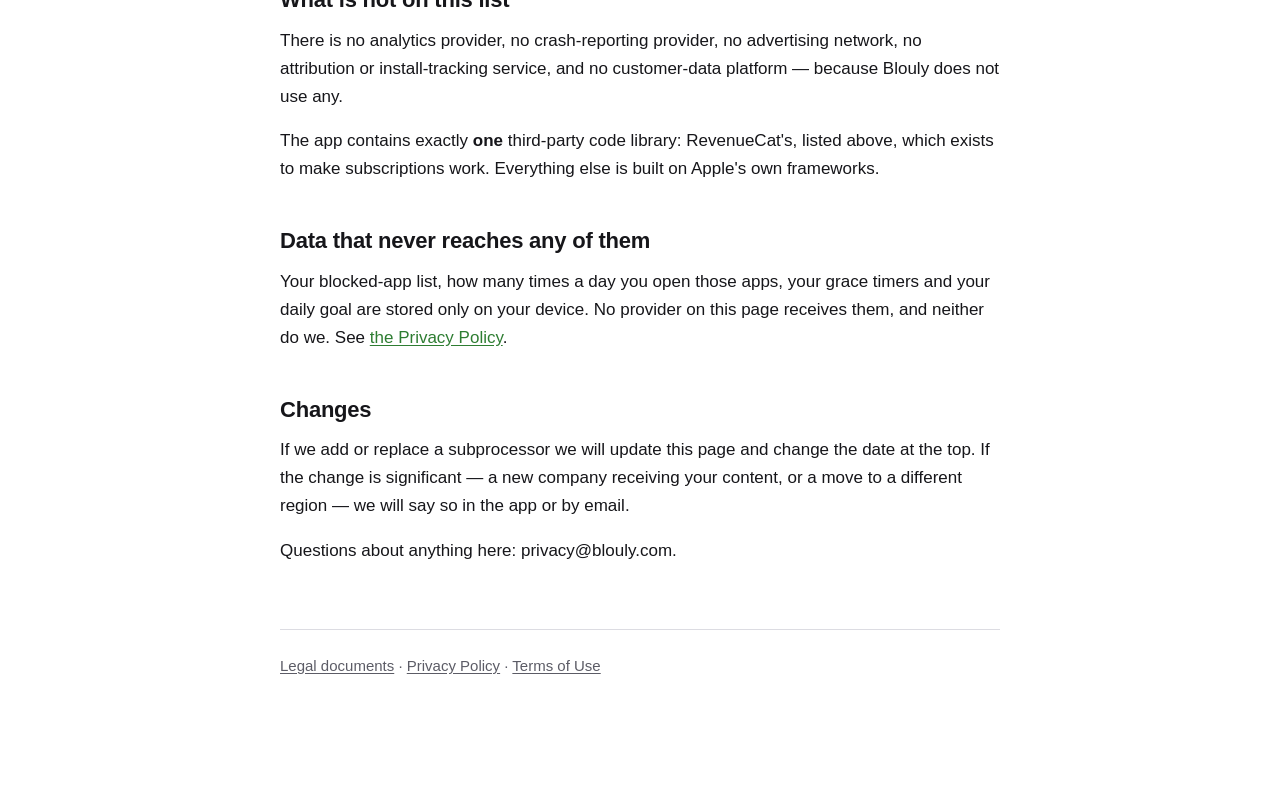
<file: subprocessors.html>
<!doctype html>
<html lang="en">
<head>
<meta charset="utf-8">
<meta name="viewport" content="width=device-width, initial-scale=1">
<title>Subprocessors — Blouly</title>
<meta name="description" content="The companies that process Blouly data on our behalf, what each one receives, and where.">
<link rel="stylesheet" href="style.css">
</head>
<body>

<header>
  <p class="eyebrow">Blouly</p>
  <h1>Subprocessors</h1>
  <p class="meta">Last updated 21 August 2026 · <a href="index.html">All legal documents</a></p>
</header>

<main>

<p class="lede">These are the companies that process personal data on our behalf to make Blouly
work. Each is bound by a contract requiring it to protect your data to a standard equivalent to the
one in our <a href="privacy.html">Privacy Policy</a>, to act only on our instructions, and to keep it
confidential. It is a short list on purpose.</p>

<div class="table-wrap">
<table>
  <thead>
    <tr>
      <th>Provider</th>
      <th>What it does for us</th>
      <th>What it receives</th>
      <th>Where</th>
    </tr>
  </thead>
  <tbody>
    <tr>
      <td><strong>Supabase</strong><br><span class="meta">Supabase Inc.</span></td>
      <td>Hosts our database, our account system and our server functions. This is where Blouly
      lives.</td>
      <td>Your email address and sign-in identity; your display name if you set one; your topic names;
      your card text and read/saved status; standard server request logs including IP address.</td>
      <td>United States — AWS <code>us-west-2</code> (Oregon)</td>
    </tr>
    <tr>
      <td><strong>Anthropic</strong><br><span class="meta">Anthropic PBC</span></td>
      <td>Generates the text of every card, using the Claude model
      <code>claude-sonnet-4-6</code>.</td>
      <td><strong>Only your topic names</strong>, plus up to 40 short summaries of cards you have
      already read on that topic (or up to 50 topic names when suggesting a new one). No email, no
      name, no account identifier, no device identifier.<br><br>
      Under our agreement, Anthropic <strong>does not train its models</strong> on this content and
      <strong>deletes it within 30 days</strong>. See <a href="privacy.html#ai">Privacy Policy §5</a>
      for the exception.</td>
      <td>United States</td>
    </tr>
    <tr>
      <td><strong>Apple</strong><br><span class="meta">Apple Inc.</span></td>
      <td>Distributes the app, provides Sign in with Apple, and processes all subscription payments.</td>
      <td>Whatever Apple already holds as your platform provider. If you use Sign in with Apple, Apple
      passes us a token and either your email address or a private relay address. Payment details go
      to Apple and never to us.</td>
      <td>Global</td>
    </tr>
    <tr>
      <td><strong>RevenueCat</strong><br><span class="meta">RevenueCat, Inc.</span></td>
      <td>Manages subscriptions. It checks with Apple that a subscription is genuine and still
      running, and tells our server, so that your subscription works on every phone you sign in on
      rather than only the one you bought it on.</td>
      <td>Your Blouly account identifier — the same random identifier our own database uses, not your
      email or your name — together with the App Store purchase record for your subscription, and
      basic app and device details such as the app version and your country. <strong>It never
      receives your topics or your cards.</strong></td>
      <td>United States</td>
    </tr>
    <tr>
      <td><strong>Google</strong><br><span class="meta">Google LLC</span></td>
      <td>Provides Sign in with Google — <strong>only if you choose that button</strong>. If you sign
      in another way, Google is not involved at all.</td>
      <td>Your Google account email address and name, passed to us at sign-in.</td>
      <td>Global</td>
    </tr>
  </tbody>
</table>
</div>

<h2>What is not on this list</h2>

<p>There is no analytics provider, no crash-reporting provider, no advertising network, no attribution
or install-tracking service, and no customer-data platform — because Blouly does not use any.</p>

<p>The app contains exactly <strong>one</strong> third-party code library: RevenueCat's, listed
above, which exists to make subscriptions work. Everything else is built on Apple's own frameworks.</p>

<h2>Data that never reaches any of them</h2>

<p>Your blocked-app list, how many times a day you open those apps, your grace timers and your daily
goal are stored only on your device. No provider on this page receives them, and neither do we. See
<a href="privacy.html#on-device">the Privacy Policy</a>.</p>

<h2>Changes</h2>

<p>If we add or replace a subprocessor we will update this page and change the date at the top. If the
change is significant — a new company receiving your content, or a move to a different region — we
will say so in the app or by email.</p>

<p>Questions about anything here: privacy@blouly.com.</p>

</main>

<footer>
  <p><a href="index.html">Legal documents</a> · <a href="privacy.html">Privacy Policy</a> ·
  <a href="terms.html">Terms of Use</a></p>
</footer>

</body>
</html>
</file>
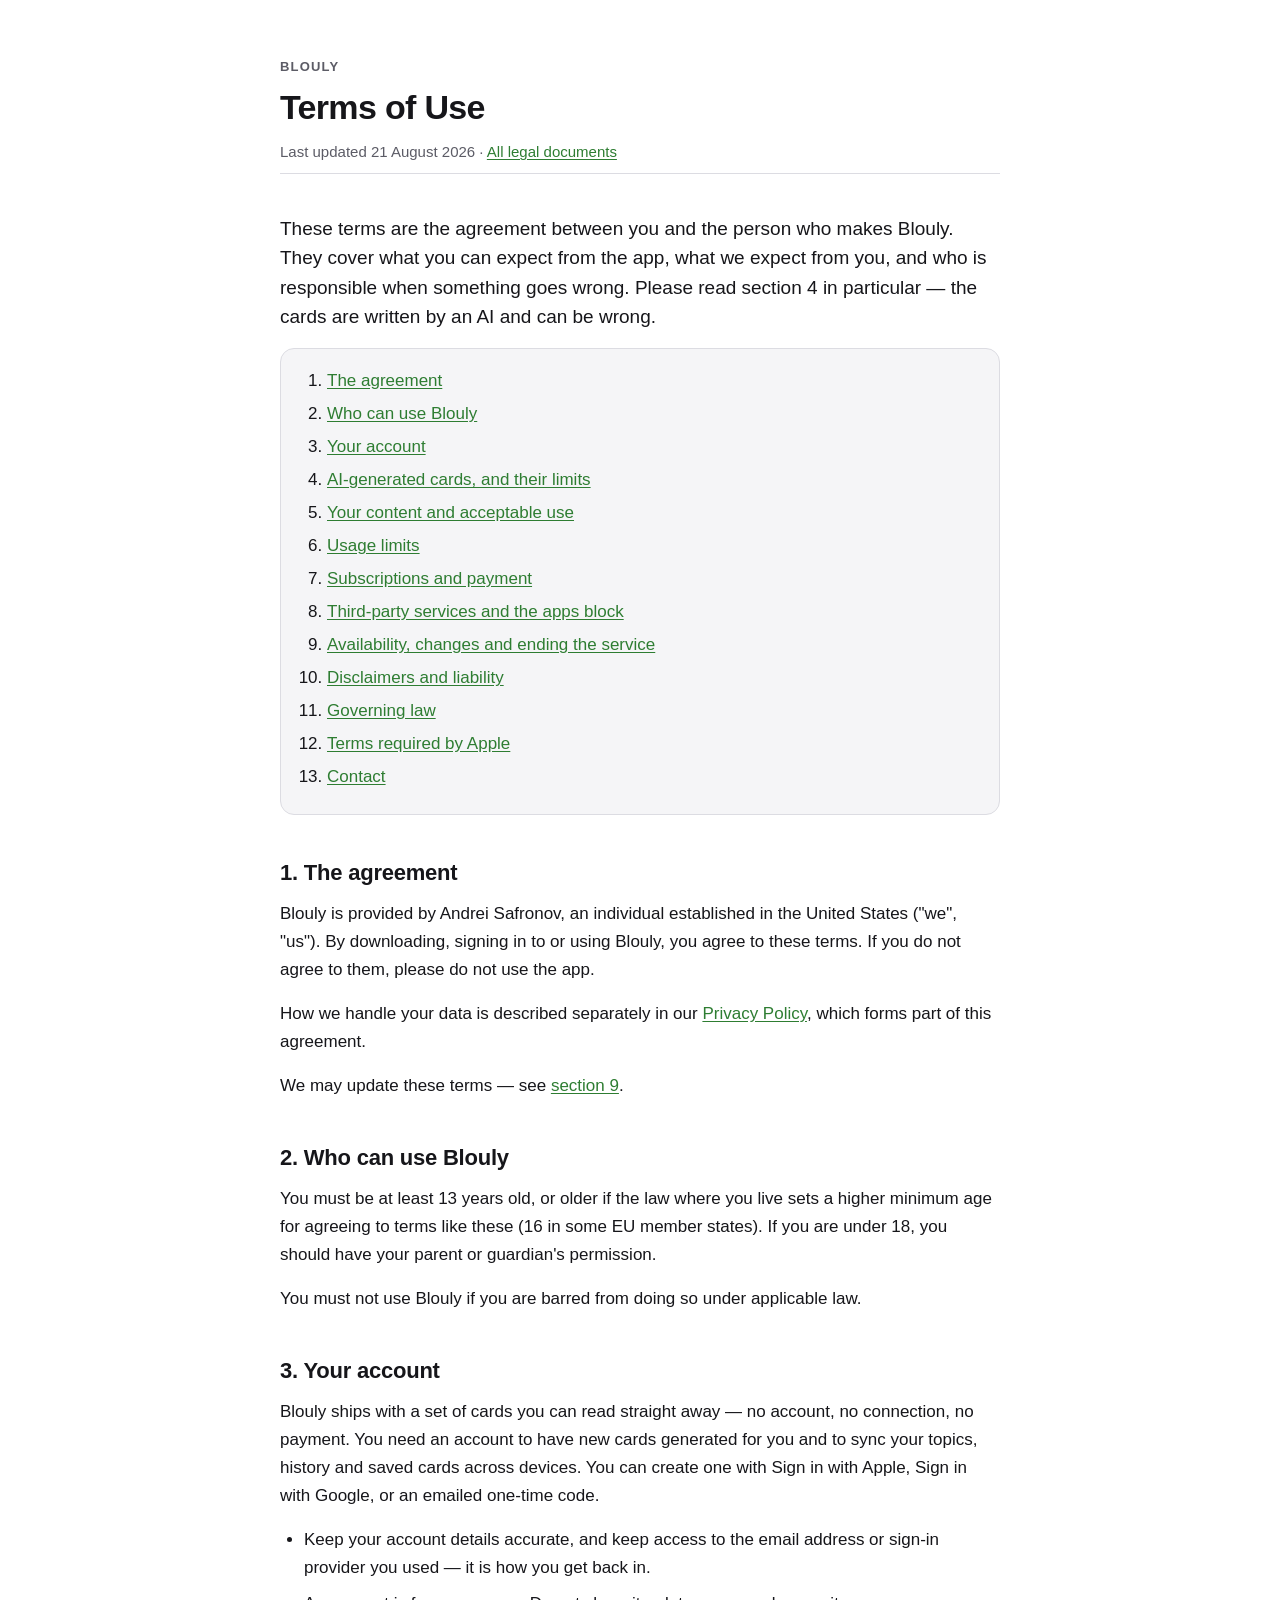
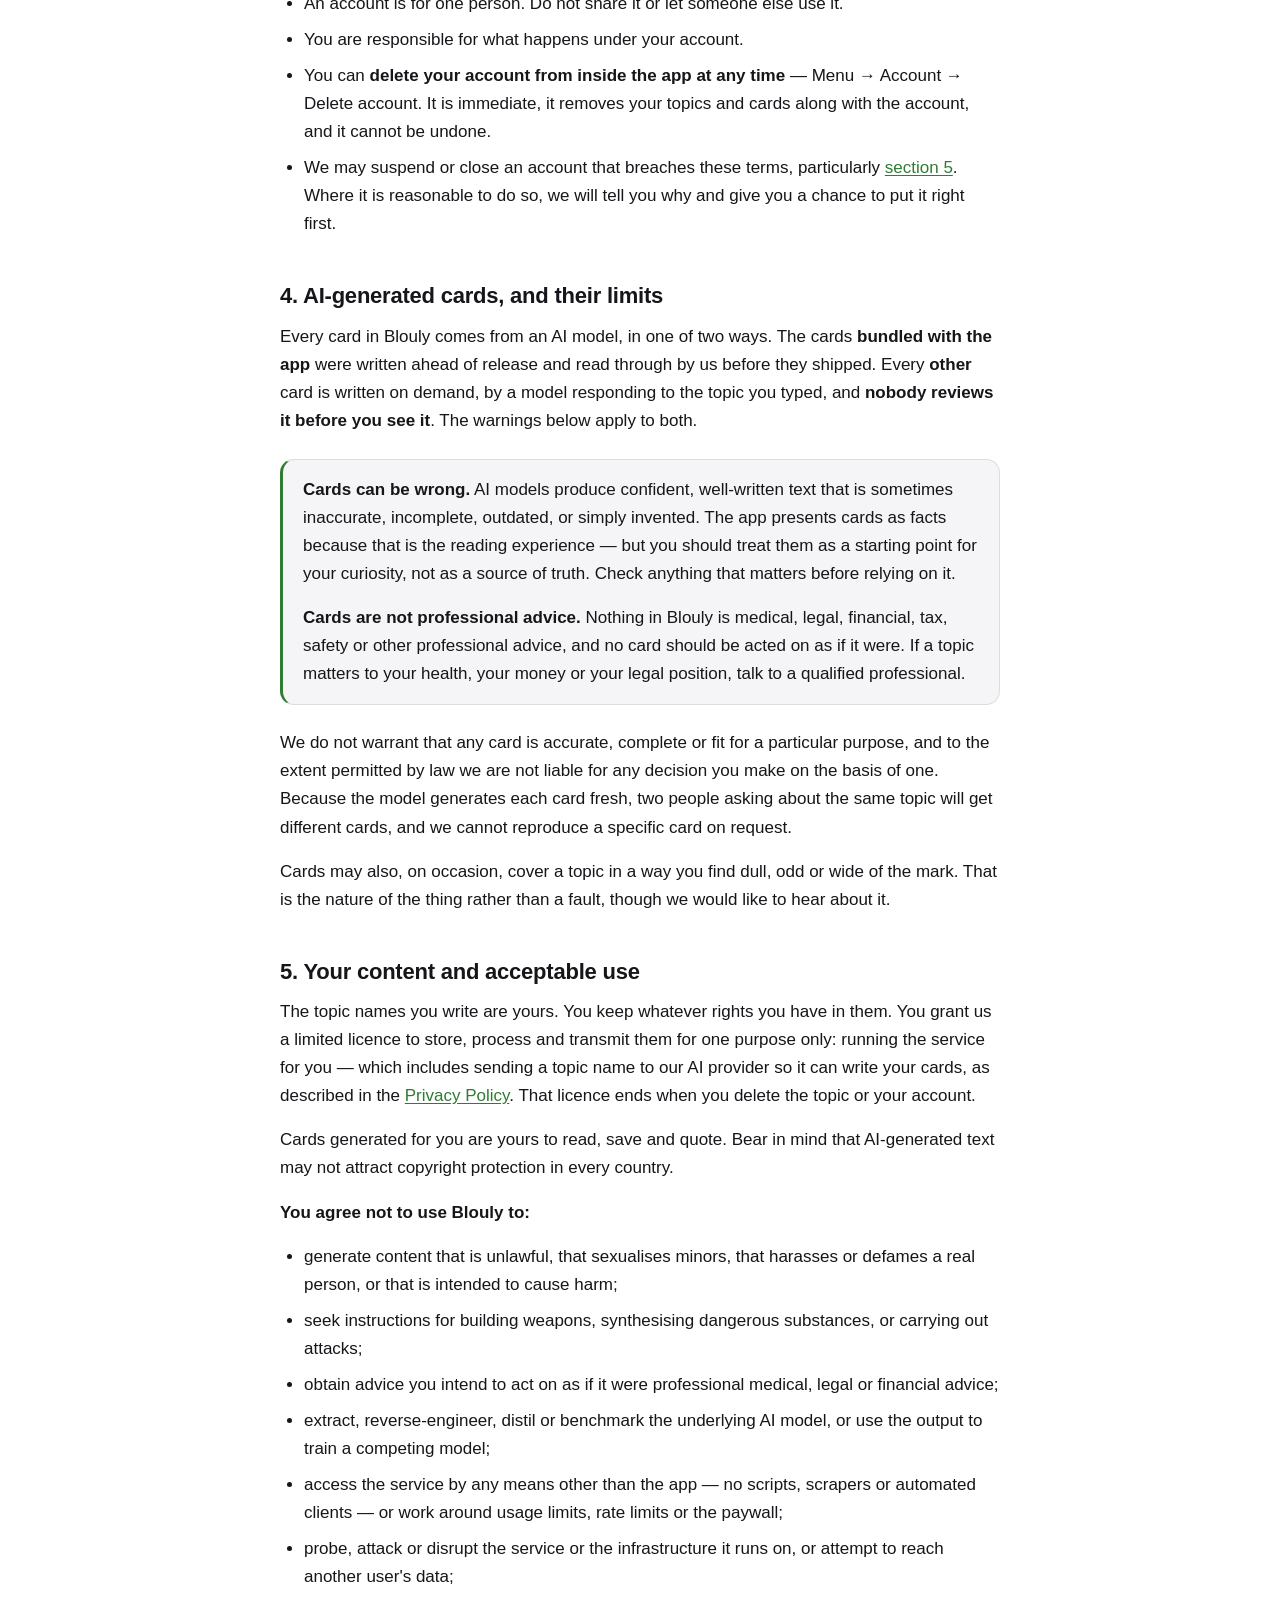
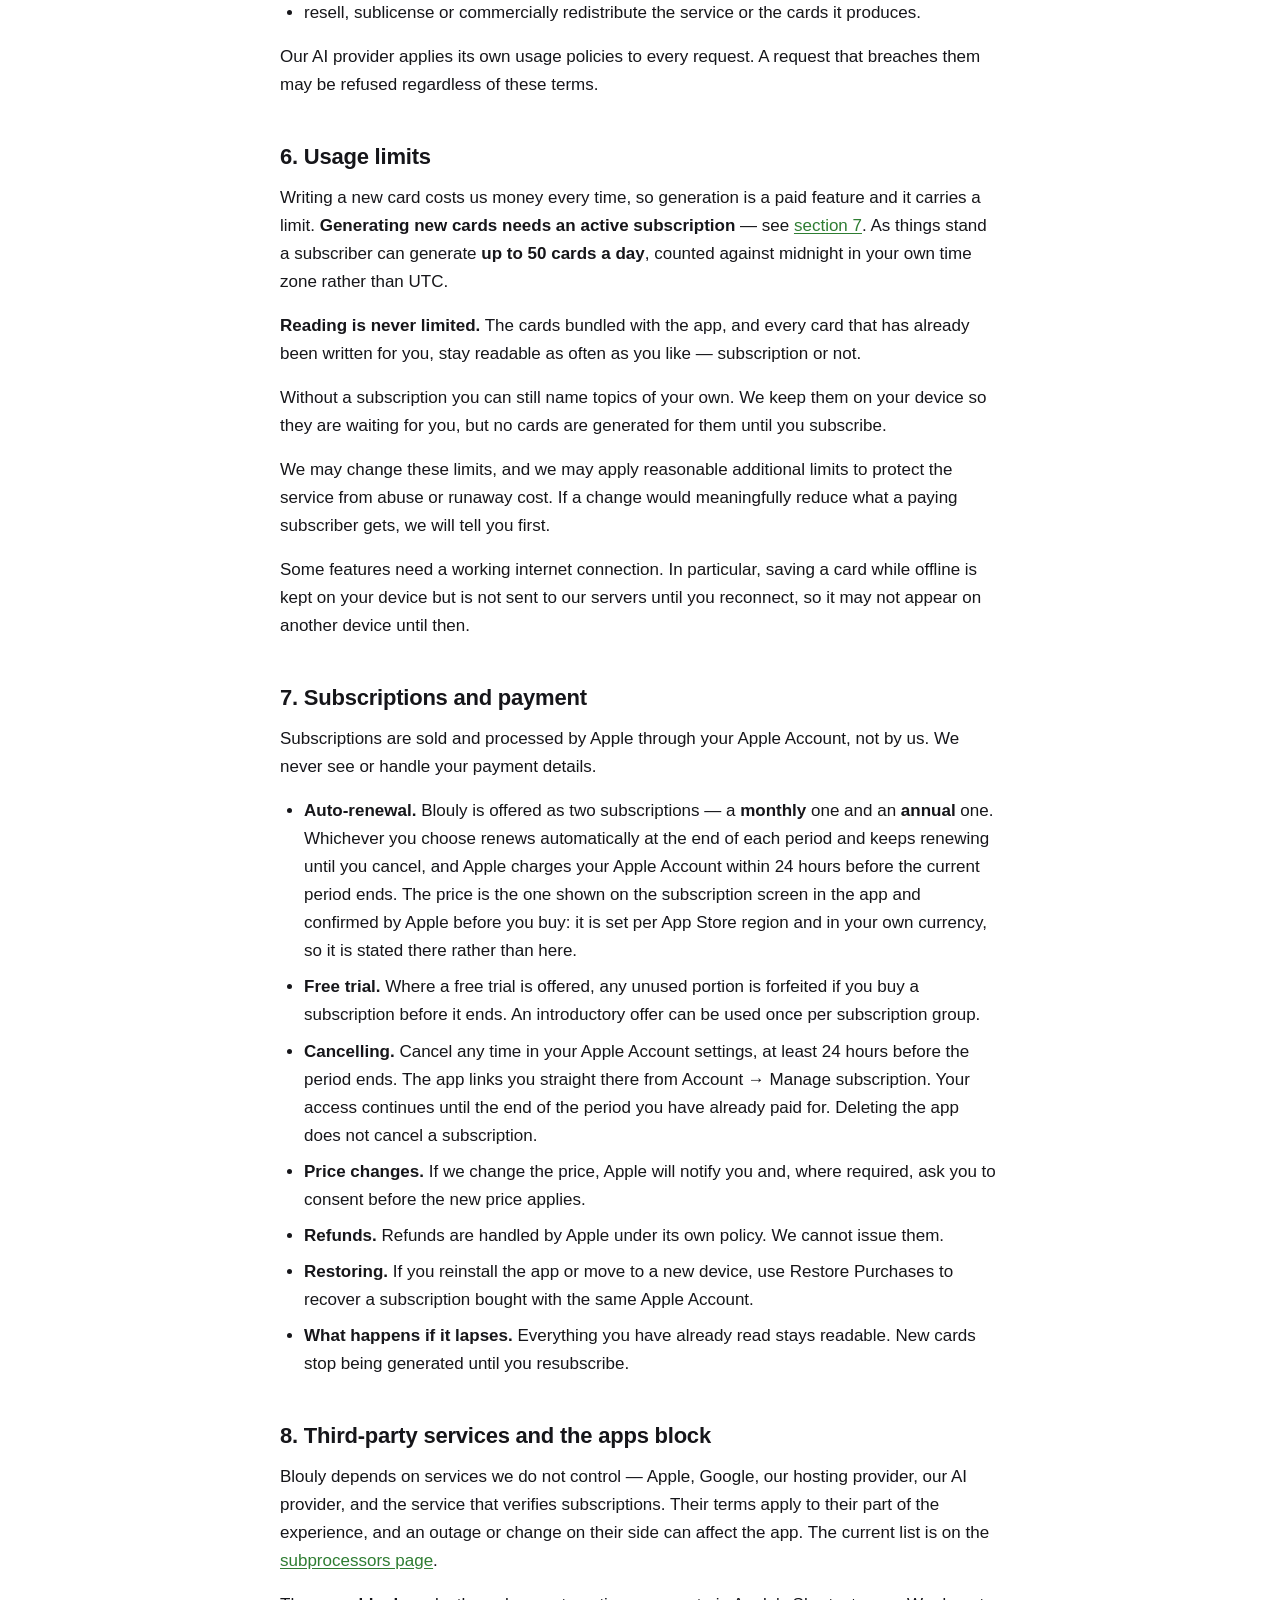
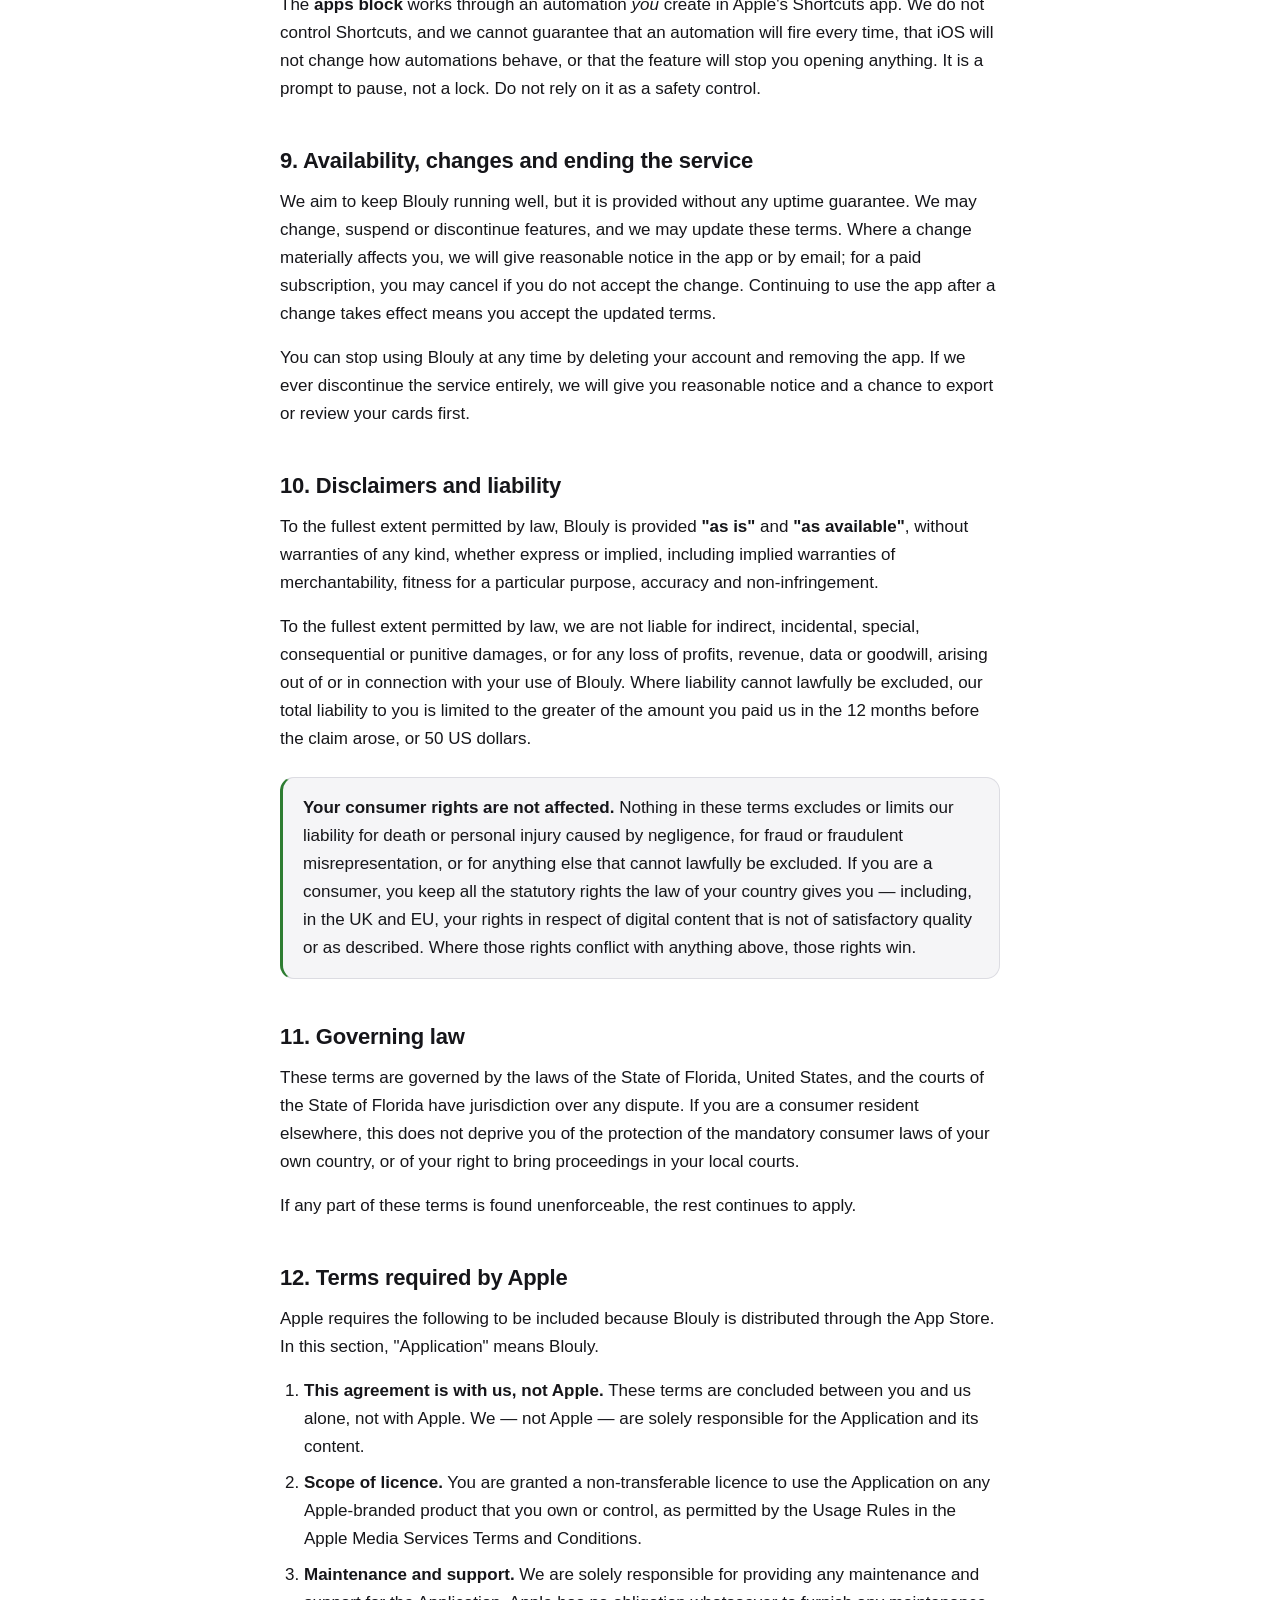
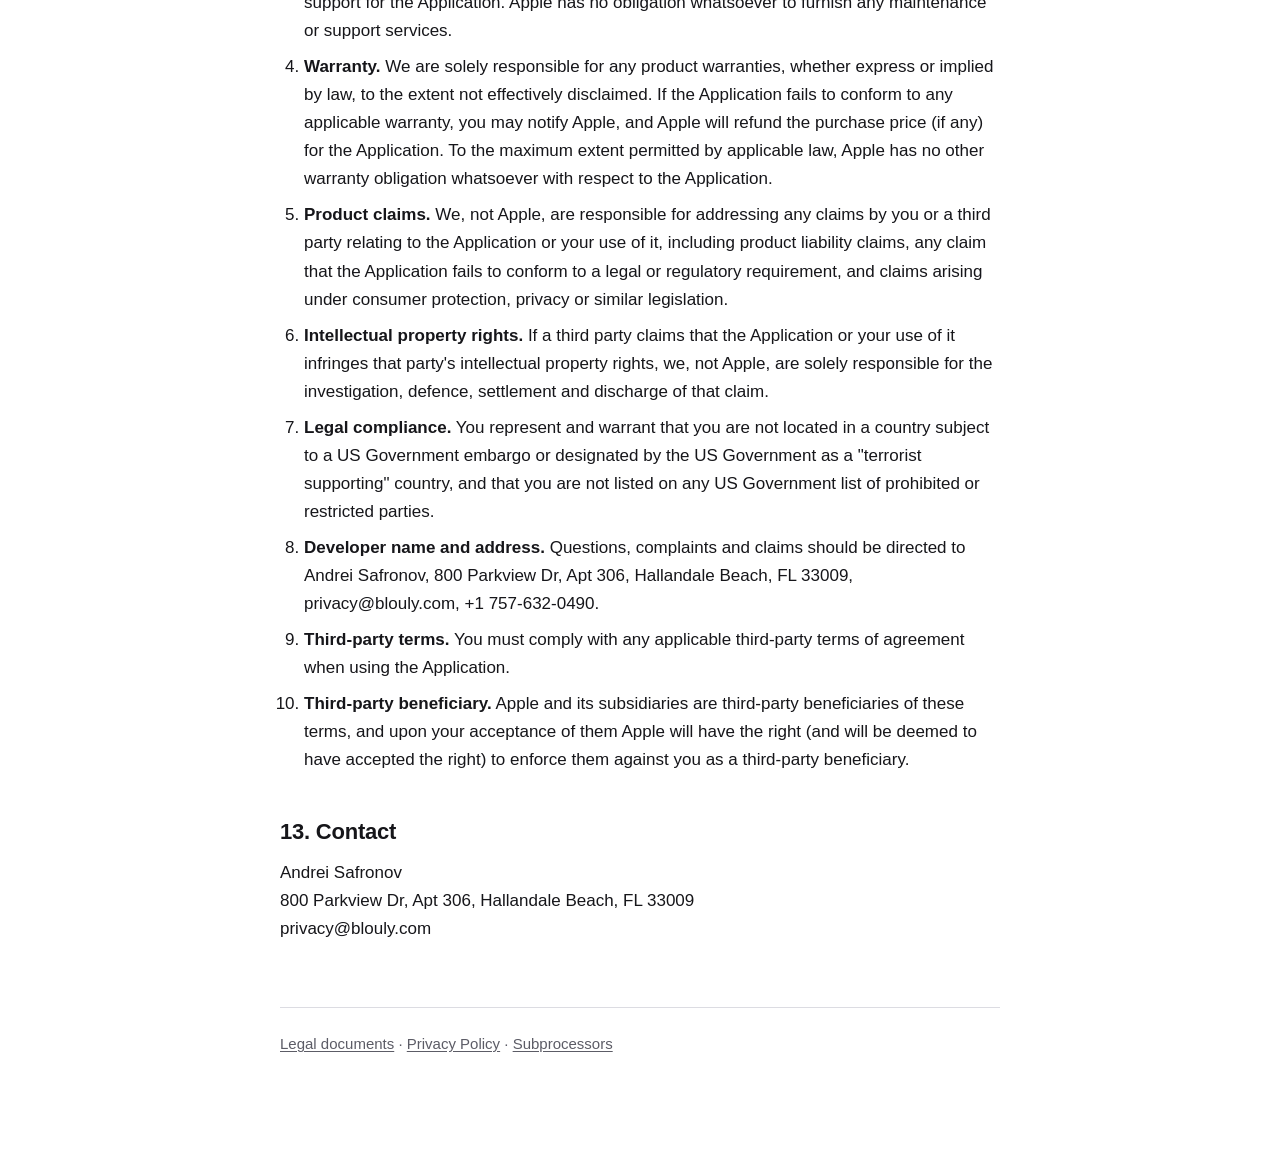
<file: terms.html>
<!doctype html>
<html lang="en">
<head>
<meta charset="utf-8">
<meta name="viewport" content="width=device-width, initial-scale=1">
<title>Terms of Use — Blouly</title>
<meta name="description" content="The agreement between you and Blouly: your account, AI-generated cards, acceptable use, subscriptions, and liability.">
<link rel="stylesheet" href="style.css">
</head>
<body>

<header>
  <p class="eyebrow">Blouly</p>
  <h1>Terms of Use</h1>
  <p class="meta">Last updated 21 August 2026 · <a href="index.html">All legal documents</a></p>
</header>

<main>

<p class="lede">These terms are the agreement between you and the person who makes Blouly. They
cover what you can expect from the app, what we expect from you, and who is responsible when
something goes wrong. Please read section 4 in particular — the cards are written by an AI and can
be wrong.</p>

<div class="toc">
  <ol>
    <li><a href="#agreement">The agreement</a></li>
    <li><a href="#eligibility">Who can use Blouly</a></li>
    <li><a href="#account">Your account</a></li>
    <li><a href="#ai-content">AI-generated cards, and their limits</a></li>
    <li><a href="#your-content">Your content and acceptable use</a></li>
    <li><a href="#limits">Usage limits</a></li>
    <li><a href="#subscriptions">Subscriptions and payment</a></li>
    <li><a href="#third-party">Third-party services and the apps block</a></li>
    <li><a href="#availability">Availability, changes and ending the service</a></li>
    <li><a href="#disclaimers">Disclaimers and liability</a></li>
    <li><a href="#governing-law">Governing law</a></li>
    <li><a href="#apple">Terms required by Apple</a></li>
    <li><a href="#contact">Contact</a></li>
  </ol>
</div>

<h2 id="agreement">1. The agreement</h2>

<p>Blouly is provided by Andrei Safronov, an individual
established in the United States ("we", "us"). By downloading, signing in to or
using Blouly, you agree to these terms. If you do not agree to them, please do not use the app.</p>

<p>How we handle your data is described separately in our
<a href="privacy.html">Privacy Policy</a>, which forms part of this agreement.</p>

<p>We may update these terms — see <a href="#availability">section 9</a>.</p>

<h2 id="eligibility">2. Who can use Blouly</h2>

<p>You must be at least 13 years old, or older if the law where you live sets a higher minimum age
for agreeing to terms like these (16 in some EU member states). If you are under 18, you should have
your parent or guardian's permission.</p>

<p>You must not use Blouly if you are barred from doing so under applicable law.</p>

<h2 id="account">3. Your account</h2>

<p>Blouly ships with a set of cards you can read straight away — no account, no connection, no
payment. You need an account to have new cards generated for you and to sync your topics, history
and saved cards across devices. You can create one with Sign in with Apple, Sign in with Google, or
an emailed one-time code.</p>

<ul>
  <li>Keep your account details accurate, and keep access to the email address or sign-in provider
  you used — it is how you get back in.</li>
  <li>An account is for one person. Do not share it or let someone else use it.</li>
  <li>You are responsible for what happens under your account.</li>
  <li>You can <strong>delete your account from inside the app at any time</strong> — Menu → Account →
  Delete account. It is immediate, it removes your topics and cards along with the account, and it
  cannot be undone.</li>
  <li>We may suspend or close an account that breaches these terms, particularly
  <a href="#your-content">section 5</a>. Where it is reasonable to do so, we will tell you why and
  give you a chance to put it right first.</li>
</ul>

<h2 id="ai-content">4. AI-generated cards, and their limits</h2>

<p>Every card in Blouly comes from an AI model, in one of two ways. The cards <strong>bundled with
the app</strong> were written ahead of release and read through by us before they shipped. Every
<strong>other</strong> card is written on demand, by a model responding to the topic you typed, and
<strong>nobody reviews it before you see it</strong>. The warnings below apply to both.</p>

<div class="note">
  <p><strong>Cards can be wrong.</strong> AI models produce confident, well-written text that is
  sometimes inaccurate, incomplete, outdated, or simply invented. The app presents cards as facts
  because that is the reading experience — but you should treat them as a starting point for your
  curiosity, not as a source of truth. Check anything that matters before relying on it.</p>
  <p><strong>Cards are not professional advice.</strong> Nothing in Blouly is medical, legal,
  financial, tax, safety or other professional advice, and no card should be acted on as if it were.
  If a topic matters to your health, your money or your legal position, talk to a qualified
  professional.</p>
</div>

<p>We do not warrant that any card is accurate, complete or fit for a particular purpose, and to the
extent permitted by law we are not liable for any decision you make on the basis of one. Because the
model generates each card fresh, two people asking about the same topic will get different cards, and
we cannot reproduce a specific card on request.</p>

<p>Cards may also, on occasion, cover a topic in a way you find dull, odd or wide of the mark. That
is the nature of the thing rather than a fault, though we would like to hear about it.</p>

<h2 id="your-content">5. Your content and acceptable use</h2>

<p>The topic names you write are yours. You keep whatever rights you have in them. You grant us a
limited licence to store, process and transmit them for one purpose only: running the service for
you — which includes sending a topic name to our AI provider so it can write your cards, as described
in the <a href="privacy.html#ai">Privacy Policy</a>. That licence ends when you delete the topic or
your account.</p>

<p>Cards generated for you are yours to read, save and quote. Bear in mind that AI-generated text may
not attract copyright protection in every country.</p>

<p><strong>You agree not to use Blouly to:</strong></p>

<ul>
  <li>generate content that is unlawful, that sexualises minors, that harasses or defames a real
  person, or that is intended to cause harm;</li>
  <li>seek instructions for building weapons, synthesising dangerous substances, or carrying out
  attacks;</li>
  <li>obtain advice you intend to act on as if it were professional medical, legal or financial
  advice;</li>
  <li>extract, reverse-engineer, distil or benchmark the underlying AI model, or use the output to
  train a competing model;</li>
  <li>access the service by any means other than the app — no scripts, scrapers or automated
  clients — or work around usage limits, rate limits or the paywall;</li>
  <li>probe, attack or disrupt the service or the infrastructure it runs on, or attempt to reach
  another user's data;</li>
  <li>resell, sublicense or commercially redistribute the service or the cards it produces.</li>
</ul>

<p>Our AI provider applies its own usage policies to every request. A request that breaches them may
be refused regardless of these terms.</p>

<h2 id="limits">6. Usage limits</h2>

<p>Writing a new card costs us money every time, so generation is a paid feature and it carries a
limit. <strong>Generating new cards needs an active subscription</strong> — see
<a href="#subscriptions">section 7</a>. As things stand a subscriber can generate
<strong>up to 50 cards a day</strong>, counted against midnight in your own time zone rather than
UTC.</p>

<p><strong>Reading is never limited.</strong> The cards bundled with the app, and every card that has
already been written for you, stay readable as often as you like — subscription or not.</p>

<p>Without a subscription you can still name topics of your own. We keep them on your device so they
are waiting for you, but no cards are generated for them until you subscribe.</p>

<p>We may change these limits, and we may apply reasonable additional limits to protect the service
from abuse or runaway cost. If a change would meaningfully reduce what a paying subscriber gets, we
will tell you first.</p>

<p>Some features need a working internet connection. In particular, saving a card while offline is
kept on your device but is not sent to our servers until you reconnect, so it may not appear on
another device until then.</p>

<h2 id="subscriptions">7. Subscriptions and payment</h2>

<p>Subscriptions are sold and processed by Apple through your Apple Account, not by us. We never see
or handle your payment details.</p>

<ul>
  <li><strong>Auto-renewal.</strong> Blouly is offered as two subscriptions &mdash; a
  <strong>monthly</strong> one and an <strong>annual</strong> one. Whichever you choose renews
  automatically at the end of each period and keeps renewing until you cancel, and Apple charges your
  Apple Account within 24 hours before the current period ends. The price is the one shown on the
  subscription screen in the app and confirmed by Apple before you buy: it is set per App Store
  region and in your own currency, so it is stated there rather than here.</li>
  <li><strong>Free trial.</strong> Where a free trial is offered, any unused portion is forfeited if
  you buy a subscription before it ends. An introductory offer can be used once per subscription
  group.</li>
  <li><strong>Cancelling.</strong> Cancel any time in your Apple Account settings, at least 24 hours
  before the period ends. The app links you straight there from Account → Manage subscription. Your
  access continues until the end of the period you have already paid for. Deleting the app does not
  cancel a subscription.</li>
  <li><strong>Price changes.</strong> If we change the price, Apple will notify you and, where
  required, ask you to consent before the new price applies.</li>
  <li><strong>Refunds.</strong> Refunds are handled by Apple under its own policy. We cannot issue
  them.</li>
  <li><strong>Restoring.</strong> If you reinstall the app or move to a new device, use Restore
  Purchases to recover a subscription bought with the same Apple Account.</li>
  <li><strong>What happens if it lapses.</strong> Everything you have already read stays readable.
  New cards stop being generated until you resubscribe.</li>
</ul>

<h2 id="third-party">8. Third-party services and the apps block</h2>

<p>Blouly depends on services we do not control — Apple, Google, our hosting provider, our AI
provider, and the service that verifies subscriptions. Their terms apply to their part of the
experience, and an outage or change on their side can affect the app. The current list is on the
<a href="subprocessors.html">subprocessors page</a>.</p>

<p>The <strong>apps block</strong> works through an automation <em>you</em> create in Apple's
Shortcuts app. We do not control Shortcuts, and we cannot guarantee that an automation will fire
every time, that iOS will not change how automations behave, or that the feature will stop you
opening anything. It is a prompt to pause, not a lock. Do not rely on it as a safety control.</p>

<h2 id="availability">9. Availability, changes and ending the service</h2>

<p>We aim to keep Blouly running well, but it is provided without any uptime guarantee. We may
change, suspend or discontinue features, and we may update these terms. Where a change materially
affects you, we will give reasonable notice in the app or by email; for a paid subscription, you may
cancel if you do not accept the change. Continuing to use the app after a change takes effect means
you accept the updated terms.</p>

<p>You can stop using Blouly at any time by deleting your account and removing the app. If we
ever discontinue the service entirely, we will give you reasonable notice and a chance to export or
review your cards first.</p>

<h2 id="disclaimers">10. Disclaimers and liability</h2>

<p>To the fullest extent permitted by law, Blouly is provided <strong>"as is"</strong> and
<strong>"as available"</strong>, without warranties of any kind, whether express or implied,
including implied warranties of merchantability, fitness for a particular purpose, accuracy and
non-infringement.</p>

<p>To the fullest extent permitted by law, we are not liable for indirect, incidental, special,
consequential or punitive damages, or for any loss of profits, revenue, data or goodwill, arising out
of or in connection with your use of Blouly. Where liability cannot lawfully be excluded, our
total liability to you is limited to the greater of the amount you paid us in the 12 months before
the claim arose, or 50 US dollars.</p>

<div class="note">
  <p><strong>Your consumer rights are not affected.</strong> Nothing in these terms excludes or
  limits our liability for death or personal injury caused by negligence, for fraud or fraudulent
  misrepresentation, or for anything else that cannot lawfully be excluded. If you are a consumer,
  you keep all the statutory rights the law of your country gives you — including, in the UK and EU,
  your rights in respect of digital content that is not of satisfactory quality or as described.
  Where those rights conflict with anything above, those rights win.</p>
</div>

<h2 id="governing-law">11. Governing law</h2>

<p>These terms are governed by the laws of the State of Florida, United States, and the courts of
the State of Florida have jurisdiction over any dispute. If you are a consumer
resident elsewhere, this does not deprive you of the protection of the mandatory consumer laws of
your own country, or of your right to bring proceedings in your local courts.</p>

<p>If any part of these terms is found unenforceable, the rest continues to apply.</p>

<h2 id="apple">12. Terms required by Apple</h2>

<p>Apple requires the following to be included because Blouly is distributed through the App
Store. In this section, "Application" means Blouly.</p>

<ol>
  <li><strong>This agreement is with us, not Apple.</strong> These terms are concluded between you and
  us alone, not with Apple. We — not Apple — are solely responsible for the Application and its
  content.</li>
  <li><strong>Scope of licence.</strong> You are granted a non-transferable licence to use the
  Application on any Apple-branded product that you own or control, as permitted by the Usage Rules
  in the Apple Media Services Terms and Conditions.</li>
  <li><strong>Maintenance and support.</strong> We are solely responsible for providing any
  maintenance and support for the Application. Apple has no obligation whatsoever to furnish any
  maintenance or support services.</li>
  <li><strong>Warranty.</strong> We are solely responsible for any product warranties, whether
  express or implied by law, to the extent not effectively disclaimed. If the Application fails to
  conform to any applicable warranty, you may notify Apple, and Apple will refund the purchase price
  (if any) for the Application. To the maximum extent permitted by applicable law, Apple has no other
  warranty obligation whatsoever with respect to the Application.</li>
  <li><strong>Product claims.</strong> We, not Apple, are responsible for addressing any claims by you
  or a third party relating to the Application or your use of it, including product liability claims,
  any claim that the Application fails to conform to a legal or regulatory requirement, and claims
  arising under consumer protection, privacy or similar legislation.</li>
  <li><strong>Intellectual property rights.</strong> If a third party claims that the Application or
  your use of it infringes that party's intellectual property rights, we, not Apple, are solely
  responsible for the investigation, defence, settlement and discharge of that claim.</li>
  <li><strong>Legal compliance.</strong> You represent and warrant that you are not located in a
  country subject to a US Government embargo or designated by the US Government as a
  "terrorist supporting" country, and that you are not listed on any US Government list of prohibited
  or restricted parties.</li>
  <li><strong>Developer name and address.</strong> Questions, complaints and claims should be directed
  to Andrei Safronov, 800 Parkview Dr, Apt 306, Hallandale Beach, FL 33009,
  privacy@blouly.com, +1 757-632-0490.</li>
  <li><strong>Third-party terms.</strong> You must comply with any applicable third-party terms of
  agreement when using the Application.</li>
  <li><strong>Third-party beneficiary.</strong> Apple and its subsidiaries are third-party
  beneficiaries of these terms, and upon your acceptance of them Apple will have the right (and will
  be deemed to have accepted the right) to enforce them against you as a third-party beneficiary.</li>
</ol>

<h2 id="contact">13. Contact</h2>

<p>Andrei Safronov<br>
800 Parkview Dr, Apt 306, Hallandale Beach, FL 33009<br>
privacy@blouly.com</p>

</main>

<footer>
  <p><a href="index.html">Legal documents</a> · <a href="privacy.html">Privacy Policy</a> ·
  <a href="subprocessors.html">Subprocessors</a></p>
</footer>

</body>
</html>
</file>
<file: style.css>
/* Blouly legal pages — shared styles.
   No web fonts and no external assets on purpose: a privacy policy that phones
   home to a third-party font CDN (which logs the reader's IP) would be a poor
   look. Everything here is self-contained and served from this repo. */

:root {
  --bg: #ffffff;
  --surface: #f5f5f7;
  --text: #16161a;
  --muted: #5c5c66;
  --border: #dcdce2;
  --accent: #2e7d32;
  --accent-bg: #eef7ee;
  --danger: #b3261e;
  --radius: 14px;
}

@media (prefers-color-scheme: dark) {
  :root {
    --bg: #000000;
    --surface: #16161a;
    --text: #f2f2f4;
    --muted: #9e9ea4;
    --border: #34343a;
    --accent: #a8ff90;
    --accent-bg: #14251066;
    --danger: #f44646;
  }
}

* { box-sizing: border-box; }

body {
  margin: 0;
  padding: 0 20px 96px;
  background: var(--bg);
  color: var(--text);
  font-family: -apple-system, BlinkMacSystemFont, "Segoe UI", Roboto,
    "Helvetica Neue", Arial, sans-serif;
  font-size: 17px;
  line-height: 1.65;
  -webkit-text-size-adjust: 100%;
  -webkit-font-smoothing: antialiased;
}

main, header, footer { max-width: 720px; margin: 0 auto; }

header {
  padding: 56px 0 8px;
  border-bottom: 1px solid var(--border);
  margin-bottom: 40px;
}

.eyebrow {
  font-size: 13px;
  font-weight: 600;
  letter-spacing: 0.09em;
  text-transform: uppercase;
  color: var(--muted);
  margin: 0 0 10px;
}

h1 {
  font-size: 34px;
  line-height: 1.2;
  letter-spacing: -0.02em;
  margin: 0 0 12px;
}

h2 {
  font-size: 22px;
  line-height: 1.3;
  letter-spacing: -0.01em;
  margin: 44px 0 12px;
  scroll-margin-top: 24px;
}

h3 {
  font-size: 17px;
  margin: 28px 0 8px;
}

p, ul, ol { margin: 0 0 16px; }
ul, ol { padding-left: 24px; }
li { margin-bottom: 8px; }

a { color: var(--accent); text-decoration: underline; text-underline-offset: 2px; }
a:hover { text-decoration-thickness: 2px; }

strong { font-weight: 650; }

code {
  font-family: ui-monospace, SFMono-Regular, "SF Mono", Menlo, monospace;
  font-size: 0.88em;
  background: var(--surface);
  border: 1px solid var(--border);
  border-radius: 5px;
  padding: 1px 5px;
}

.meta {
  color: var(--muted);
  font-size: 15px;
  margin: 0;
}

.lede {
  font-size: 19px;
  line-height: 1.55;
  color: var(--text);
}

/* Callout — used for the things a reader genuinely needs to notice. */
.note {
  background: var(--surface);
  border: 1px solid var(--border);
  border-left: 3px solid var(--accent);
  border-radius: var(--radius);
  padding: 16px 20px;
  margin: 24px 0;
}
.note p:last-child, .note ul:last-child { margin-bottom: 0; }
.note strong { color: var(--text); }

/* Placeholders the publisher must fill in before this goes live. */
.fill-in {
  background: var(--accent-bg);
  border-bottom: 2px solid var(--accent);
  padding: 0 4px;
  border-radius: 3px;
  font-weight: 600;
  white-space: nowrap;
}

/* Wide tables scroll inside their own box; the page body never scrolls sideways. */
.table-wrap {
  overflow-x: auto;
  margin: 20px 0;
  border: 1px solid var(--border);
  border-radius: var(--radius);
  -webkit-overflow-scrolling: touch;
}

table {
  border-collapse: collapse;
  width: 100%;
  min-width: 520px;
  font-size: 15px;
}

th, td {
  text-align: left;
  vertical-align: top;
  padding: 12px 16px;
  border-bottom: 1px solid var(--border);
}

th {
  background: var(--surface);
  font-weight: 650;
  white-space: nowrap;
}

tbody tr:last-child td { border-bottom: none; }

/* Table of contents */
.toc {
  background: var(--surface);
  border: 1px solid var(--border);
  border-radius: var(--radius);
  padding: 18px 24px;
  margin-bottom: 8px;
}
.toc ol { margin: 0; padding-left: 22px; }
.toc li { margin-bottom: 5px; }

/* Index page cards */
.doc-list { list-style: none; padding: 0; margin: 32px 0 0; }
.doc-list li { margin-bottom: 14px; }
.doc-list a {
  display: block;
  background: var(--surface);
  border: 1px solid var(--border);
  border-radius: var(--radius);
  padding: 20px 24px;
  text-decoration: none;
  color: var(--text);
}
.doc-list a:hover { border-color: var(--accent); }
.doc-list .title { font-size: 19px; font-weight: 650; color: var(--accent); }
.doc-list .desc { color: var(--muted); font-size: 15px; margin-top: 4px; }

footer {
  margin-top: 64px;
  padding-top: 24px;
  border-top: 1px solid var(--border);
  color: var(--muted);
  font-size: 15px;
}
footer a { color: var(--muted); }

@media (max-width: 600px) {
  body { font-size: 16px; padding: 0 16px 72px; }
  header { padding-top: 36px; }
  h1 { font-size: 27px; }
  h2 { font-size: 20px; }
  .lede { font-size: 17px; }
}
</file>
